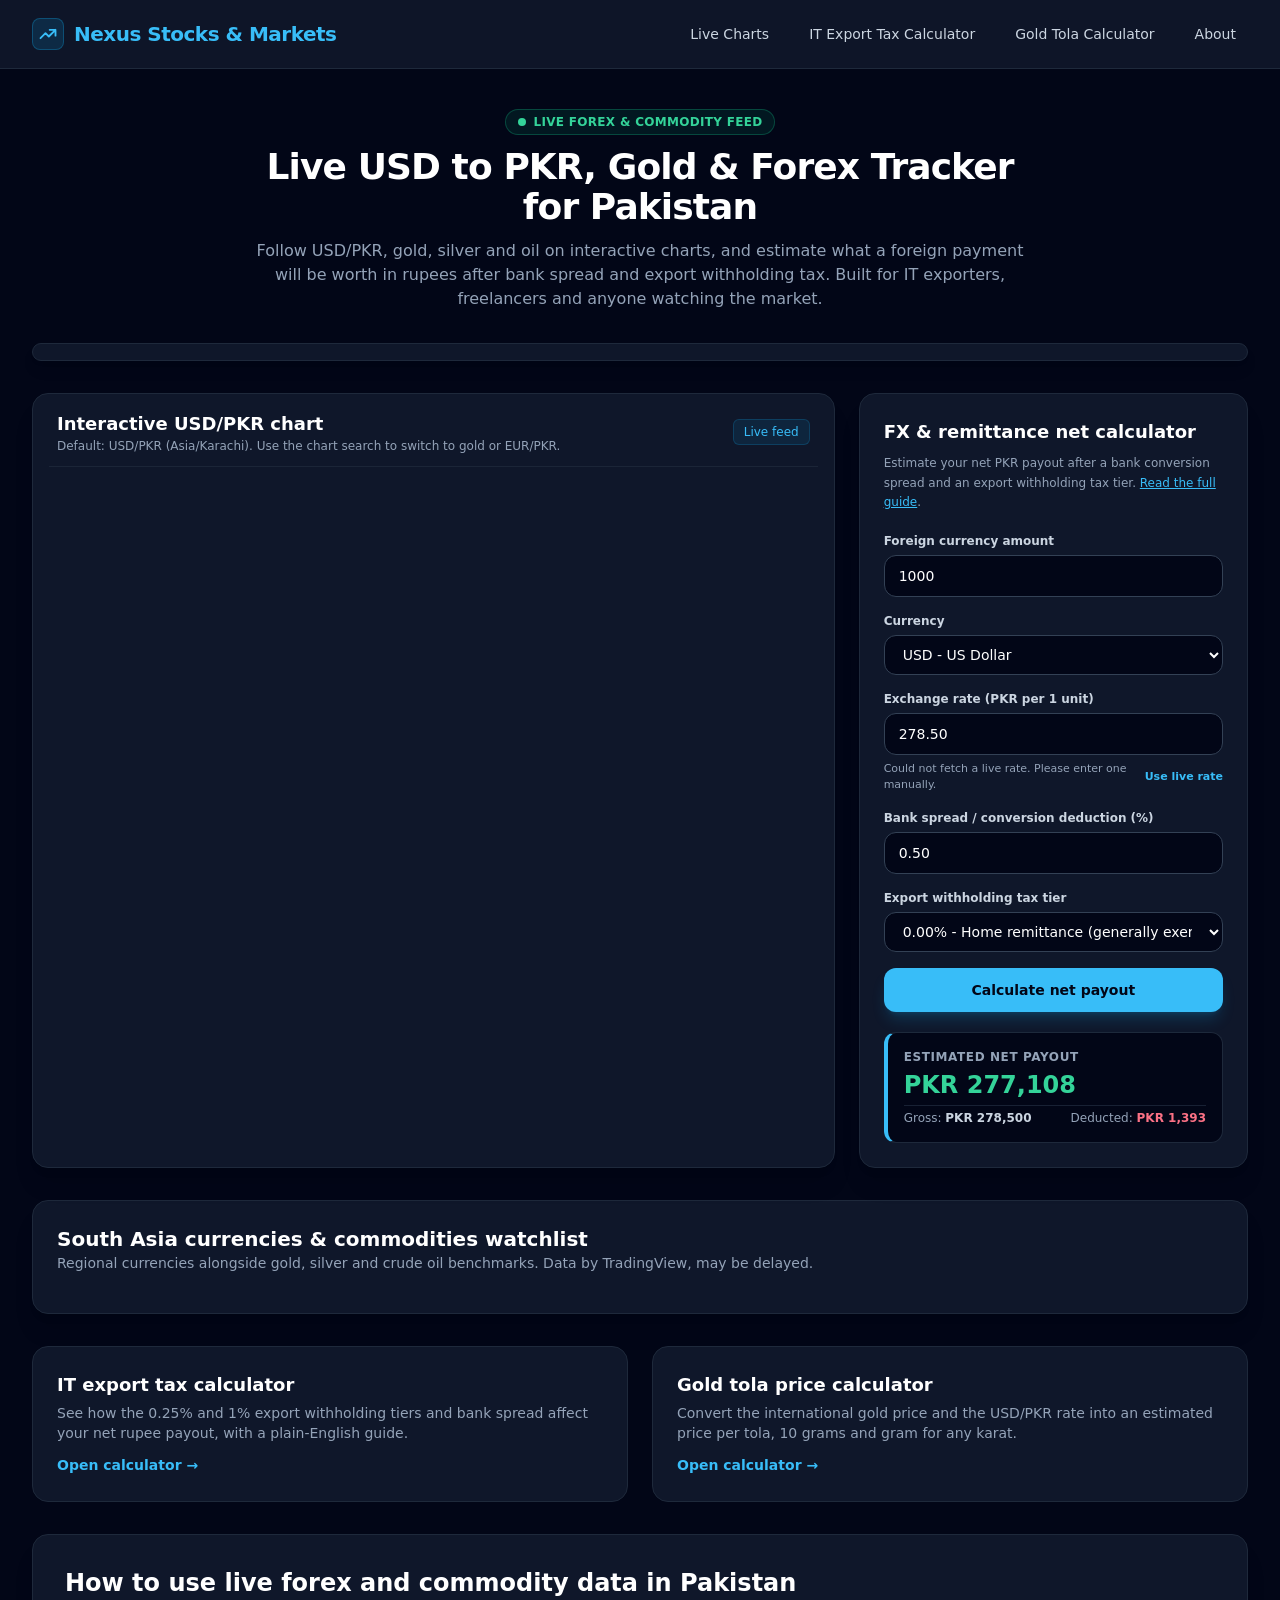
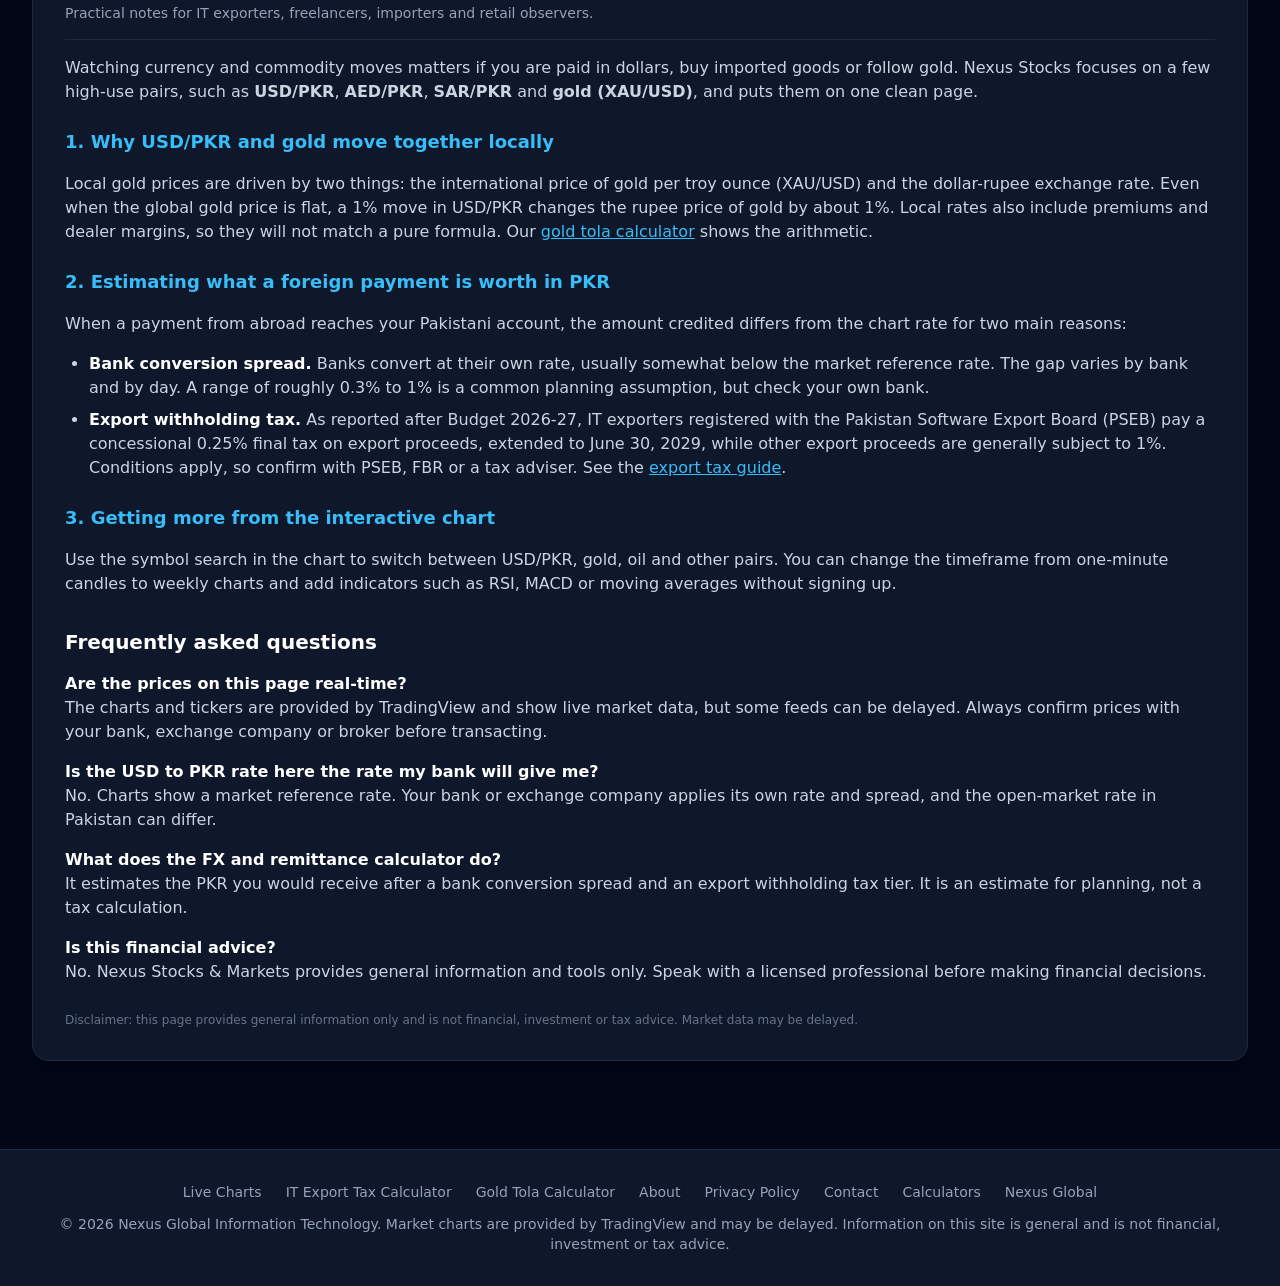
<file: index.html>
<!DOCTYPE html>
<html lang="en">
<head>
<meta charset="UTF-8">
<meta name="viewport" content="width=device-width, initial-scale=1.0">
<title>Live USD to PKR, Gold & Forex Charts + Remittance Calculator | Nexus Stocks</title>
<meta name="description" content="Live USD/PKR, gold and oil charts with a free FX and IT export remittance calculator for Pakistan. Market data by TradingView.">
<link rel="canonical" href="https://stocks.nexusglobalit.org/">
<link rel="icon" href="/favicon.ico" type="image/x-icon">
<link rel="apple-touch-icon" href="/apple-touch-icon.png">
<meta property="og:type" content="website"><meta property="og:site_name" content="Nexus Stocks &amp; Markets"><meta property="og:title" content="Live USD to PKR, Gold & Forex Charts + Remittance Calculator | Nexus Stocks"><meta property="og:description" content="Live USD/PKR, gold and oil charts with a free FX and IT export remittance calculator for Pakistan. Market data by TradingView."><meta property="og:url" content="https://stocks.nexusglobalit.org/"><meta name="twitter:card" content="summary">
<link rel="preconnect" href="https://fonts.googleapis.com"><link rel="preconnect" href="https://fonts.gstatic.com" crossorigin>
<link href="https://fonts.googleapis.com/css2?family=Inter:wght@400;500;600;700;800&display=swap" rel="stylesheet">
<link rel="stylesheet" href="/style.css">
<script type="application/ld+json">[{"@context": "https://schema.org", "@type": "WebApplication", "name": "Nexus Stocks & Markets", "url": "https://stocks.nexusglobalit.org/", "description": "Live USD/PKR, gold and commodity charts with an FX and IT export remittance calculator.", "applicationCategory": "FinanceApplication", "operatingSystem": "Any (web browser)", "browserRequirements": "Requires JavaScript", "offers": {"@type": "Offer", "price": "0", "priceCurrency": "USD"}, "publisher": {"@type": "Organization", "name": "Nexus Global Information Technology", "url": "https://www.nexusglobalit.org/"}}, {"@context": "https://schema.org", "@type": "FAQPage", "mainEntity": [{"@type": "Question", "name": "Are the prices on this page real-time?", "acceptedAnswer": {"@type": "Answer", "text": "The charts and tickers are provided by TradingView and show live market data, but some feeds can be delayed. Always confirm prices with your bank, exchange company or broker before transacting."}}, {"@type": "Question", "name": "Is the USD to PKR rate here the rate my bank will give me?", "acceptedAnswer": {"@type": "Answer", "text": "No. Charts show a market reference rate. Your bank or exchange company applies its own rate and spread, and the open-market rate in Pakistan can differ."}}, {"@type": "Question", "name": "What does the FX and remittance calculator do?", "acceptedAnswer": {"@type": "Answer", "text": "It estimates the PKR you would receive after a bank conversion spread and an export withholding tax tier. It is an estimate for planning, not a tax calculation."}}, {"@type": "Question", "name": "Is this financial advice?", "acceptedAnswer": {"@type": "Answer", "text": "No. Nexus Stocks & Markets provides general information and tools only. Speak with a licensed professional before making financial decisions."}}]}]</script>
</head>
<body class="bg-slate-950 text-slate-100 font-sans antialiased selection:bg-sky-500 selection:text-slate-950">
<header class="sticky top-0 z-50 bg-slate-900/95 backdrop-blur-md border-b border-slate-800"><div class="max-w-7xl mx-auto px-4 sm:px-6 lg:px-8 py-4 flex flex-wrap items-center justify-between gap-4">
<a href="/" class="flex items-center gap-2.5 text-xl font-extrabold tracking-tight text-sky-400 hover:text-sky-300 transition"><span class="inline-flex items-center justify-center w-8 h-8 rounded-lg bg-sky-500/15 border border-sky-500/30 text-sky-400"><svg class="w-5 h-5" fill="none" stroke="currentColor" stroke-width="2.2" viewBox="0 0 24 24"><path stroke-linecap="round" stroke-linejoin="round" d="M3 17l6-6 4 4 8-8M14 7h7v7"/></svg></span><span>Nexus Stocks &amp; Markets</span></a>
<nav aria-label="Primary" class="flex flex-wrap items-center gap-1 sm:gap-4 text-sm font-medium">
<a href="/" class="px-3 py-2 rounded-lg text-slate-300 hover:text-sky-400 hover:bg-slate-800/60">Live Charts</a>
<a href="/freelancer-export-tax-calculator/" class="px-3 py-2 rounded-lg text-slate-300 hover:text-sky-400 hover:bg-slate-800/60">IT Export Tax Calculator</a>
<a href="/gold-tola-price-calculator/" class="px-3 py-2 rounded-lg text-slate-300 hover:text-sky-400 hover:bg-slate-800/60">Gold Tola Calculator</a>
<a href="/about/" class="px-3 py-2 rounded-lg text-slate-300 hover:text-sky-400 hover:bg-slate-800/60">About</a></nav></div></header>
<main class="max-w-7xl mx-auto px-4 sm:px-6 lg:px-8 py-8 sm:py-10 space-y-8">
<section class="text-center max-w-3xl mx-auto space-y-3">
<div class="inline-flex items-center gap-2 px-3 py-1 rounded-full bg-emerald-500/10 border border-emerald-500/30 text-emerald-400 text-xs font-semibold tracking-wide uppercase"><span class="w-2 h-2 rounded-full bg-emerald-400 animate-pulse"></span>Live forex &amp; commodity feed</div>
<h1 class="text-2xl sm:text-4xl font-extrabold text-white tracking-tight leading-tight">Live USD to PKR, Gold &amp; Forex Tracker for Pakistan</h1>
<p class="text-slate-400 text-sm sm:text-base leading-relaxed">Follow USD/PKR, gold, silver and oil on interactive charts, and estimate what a foreign payment will be worth in rupees after bank spread and export withholding tax. Built for IT exporters, freelancers and anyone watching the market.</p></section>
<section aria-label="Live currency and commodity ticker" class="bg-slate-900 border border-slate-800 rounded-2xl p-2 shadow-lg overflow-hidden"><div class="tradingview-widget-container"><div class="tradingview-widget-container__widget"></div>
<script type="text/javascript" src="https://s3.tradingview.com/external-embedding/embed-widget-ticker-tape.js" async>
{"symbols":[{"proName":"FX_IDC:USDPKR","title":"USD / PKR"},{"proName":"FX_IDC:EURPKR","title":"EUR / PKR"},{"proName":"FX_IDC:GBPPKR","title":"GBP / PKR"},{"proName":"FX_IDC:AEDPKR","title":"AED / PKR"},{"proName":"OANDA:XAUUSD","title":"Gold (XAU/USD)"},{"proName":"OANDA:XAGUSD","title":"Silver (XAG/USD)"},{"proName":"TVC:USOIL","title":"Crude Oil"}],"showSymbolLogo":true,"isTransparent":true,"displayMode":"adaptive","colorTheme":"dark","locale":"en"}
</script></div></section>
<section id="live-charts" class="grid grid-cols-1 lg:grid-cols-3 gap-6 items-stretch">
<div class="lg:col-span-2 bg-slate-900 border border-slate-800 rounded-2xl p-3 sm:p-4 shadow-xl flex flex-col">
<div class="flex items-center justify-between px-2 pb-3 border-b border-slate-800/80 mb-3"><div><h2 class="text-base sm:text-lg font-bold text-white">Interactive USD/PKR chart</h2><p class="text-xs text-slate-400">Default: USD/PKR (Asia/Karachi). Use the chart search to switch to gold or EUR/PKR.</p></div><span class="text-xs font-medium px-2.5 py-1 rounded-md bg-sky-500/10 text-sky-400 border border-sky-500/20">Live feed</span></div>
<div class="w-full h-[430px] sm:h-[480px] rounded-xl overflow-hidden"><div class="tradingview-widget-container" style="height:100%;width:100%"><div class="tradingview-widget-container__widget" style="height:100%;width:100%"></div>
<script type="text/javascript" src="https://s3.tradingview.com/external-embedding/embed-widget-advanced-chart.js" async>
{"autosize":true,"symbol":"FX_IDC:USDPKR","interval":"D","timezone":"Asia/Karachi","theme":"dark","style":"1","locale":"en","allow_symbol_change":true,"calendar":false,"support_host":"https://www.tradingview.com"}
</script></div></div></div>
<aside id="remittance-calc" class="bg-slate-900 border border-slate-800 rounded-2xl p-5 sm:p-6 shadow-xl">
<h2 class="text-lg font-bold text-white mb-2">FX &amp; remittance net calculator</h2>
<p class="text-xs text-slate-400 mb-5 leading-relaxed">Estimate your net PKR payout after a bank conversion spread and an export withholding tax tier. <a class="text-sky-400 underline hover:text-sky-300" href="/freelancer-export-tax-calculator/">Read the full guide</a>.</p>
<div class="space-y-4">
<div><label for="usdAmount" class="block text-xs font-semibold text-slate-300 mb-1.5">Foreign currency amount</label><input type="number" id="usdAmount" value="1000" min="1" step="any" class="w-full px-3.5 py-2.5 rounded-xl bg-slate-950 border border-slate-700 text-white text-sm focus:outline-none focus:border-sky-400 focus:ring-1 focus:ring-sky-400 transition"></div>
<div><label for="fxCur" class="block text-xs font-semibold text-slate-300 mb-1.5">Currency</label><select id="fxCur" class="w-full px-3.5 py-2.5 rounded-xl bg-slate-950 border border-slate-700 text-white text-sm focus:outline-none focus:border-sky-400 focus:ring-1 focus:ring-sky-400 transition"><option value="USD">USD - US Dollar</option><option value="EUR">EUR - Euro</option><option value="GBP">GBP - British Pound</option><option value="AED">AED - UAE Dirham</option><option value="SAR">SAR - Saudi Riyal</option></select></div>
<div><label for="fxRate" class="block text-xs font-semibold text-slate-300 mb-1.5">Exchange rate (PKR per 1 unit)</label><input type="number" id="fxRate" value="278.50" min="1" step="0.01" class="w-full px-3.5 py-2.5 rounded-xl bg-slate-950 border border-slate-700 text-white text-sm focus:outline-none focus:border-sky-400 focus:ring-1 focus:ring-sky-400 transition">
<div class="flex items-center justify-between mt-1.5"><p id="rateNote" class="text-[11px] text-slate-400">Example rate. Click "Use live rate" to fetch the latest.</p><button type="button" id="liveBtn" class="text-[11px] font-semibold text-sky-400 hover:text-sky-300 shrink-0 ml-2">Use live rate</button></div></div>
<div><label for="bankSpread" class="block text-xs font-semibold text-slate-300 mb-1.5">Bank spread / conversion deduction (%)</label><input type="number" id="bankSpread" value="0.50" min="0" max="20" step="0.05" class="w-full px-3.5 py-2.5 rounded-xl bg-slate-950 border border-slate-700 text-white text-sm focus:outline-none focus:border-sky-400 focus:ring-1 focus:ring-sky-400 transition"></div>
<div><label for="taxTier" class="block text-xs font-semibold text-slate-300 mb-1.5">Export withholding tax tier</label><select id="taxTier" class="w-full px-3.5 py-2.5 rounded-xl bg-slate-950 border border-slate-700 text-white text-sm focus:outline-none focus:border-sky-400 focus:ring-1 focus:ring-sky-400 transition">
<option value="0">0.00% - Home remittance (generally exempt)</option><option value="0.25">0.25% - PSEB-registered IT / freelance export</option><option value="1.00">1.00% - Standard rate for other export proceeds</option></select></div>
<button type="button" id="calculateBtn" class="w-full py-3 px-4 rounded-xl bg-sky-400 hover:bg-sky-300 text-slate-950 font-bold text-sm shadow-lg shadow-sky-500/20 transition cursor-pointer">Calculate net payout</button></div>
<div id="calcResult" class="mt-5 p-4 rounded-xl bg-slate-950 border border-slate-800 border-l-4 border-l-sky-400 space-y-1" aria-live="polite">
<div class="text-xs uppercase tracking-wider text-slate-400 font-semibold">Estimated net payout</div>
<div class="text-2xl font-extrabold text-emerald-400" id="netPkrOutput">PKR 277,108</div>
<div class="text-xs text-slate-400 pt-1 flex justify-between border-t border-slate-800/80"><span>Gross: <strong class="text-slate-300" id="grossPkrOutput">PKR 278,500</strong></span><span>Deducted: <strong class="text-rose-400" id="deductedPkrOutput">PKR 1,393</strong></span></div></div></aside></section>
<section id="market-overview" class="bg-slate-900 border border-slate-800 rounded-2xl p-4 sm:p-6 shadow-xl"><div class="mb-4"><h2 class="text-lg sm:text-xl font-bold text-white">South Asia currencies &amp; commodities watchlist</h2><p class="text-xs sm:text-sm text-slate-400">Regional currencies alongside gold, silver and crude oil benchmarks. Data by TradingView, may be delayed.</p></div>
<div class="tradingview-widget-container"><div class="tradingview-widget-container__widget"></div>
<script type="text/javascript" src="https://s3.tradingview.com/external-embedding/embed-widget-market-quotes.js" async>
{"width":"100%","height":380,"symbolsGroups":[{"name":"South Asian Currencies","symbols":[{"name":"FX_IDC:USDPKR","displayName":"USD to PKR"},{"name":"FX_IDC:USDINR","displayName":"USD to INR"},{"name":"FX_IDC:USDBDT","displayName":"USD to BDT"},{"name":"FX_IDC:AEDPKR","displayName":"UAE Dirham to PKR"},{"name":"FX_IDC:SARPKR","displayName":"Saudi Riyal to PKR"}]},{"name":"Precious Metals & Energy","symbols":[{"name":"OANDA:XAUUSD","displayName":"Gold Spot (USD/oz)"},{"name":"OANDA:XAGUSD","displayName":"Silver Spot (USD/oz)"},{"name":"TVC:UKOIL","displayName":"Brent Crude Oil"},{"name":"TVC:USOIL","displayName":"WTI Crude Oil"}]}],"showSymbolLogo":true,"isTransparent":true,"colorTheme":"dark","locale":"en"}
</script></div></section>
<section class="grid sm:grid-cols-2 gap-6">
<a href="/freelancer-export-tax-calculator/" class="block bg-slate-900 border border-slate-800 hover:border-sky-500/50 rounded-2xl p-6 transition"><h2 class="text-lg font-bold text-white mb-1">IT export tax calculator</h2><p class="text-sm text-slate-400">See how the 0.25% and 1% export withholding tiers and bank spread affect your net rupee payout, with a plain-English guide.</p><span class="text-sky-400 text-sm font-semibold mt-3 inline-block">Open calculator &rarr;</span></a>
<a href="/gold-tola-price-calculator/" class="block bg-slate-900 border border-slate-800 hover:border-sky-500/50 rounded-2xl p-6 transition"><h2 class="text-lg font-bold text-white mb-1">Gold tola price calculator</h2><p class="text-sm text-slate-400">Convert the international gold price and the USD/PKR rate into an estimated price per tola, 10 grams and gram for any karat.</p><span class="text-sky-400 text-sm font-semibold mt-3 inline-block">Open calculator &rarr;</span></a></section>
<article id="market-guide" class="bg-slate-900 border border-slate-800 rounded-2xl p-6 sm:p-8 shadow-xl space-y-4 text-slate-300 text-sm sm:text-base leading-relaxed">
<div class="border-b border-slate-800 pb-4"><h2 class="text-xl sm:text-2xl font-bold text-white">How to use live forex and commodity data in Pakistan</h2><p class="text-sm text-slate-400 mt-1">Practical notes for IT exporters, freelancers, importers and retail observers.</p></div>
<p>Watching currency and commodity moves matters if you are paid in dollars, buy imported goods or follow gold. Nexus Stocks focuses on a few high-use pairs, such as <strong>USD/PKR</strong>, <strong>AED/PKR</strong>, <strong>SAR/PKR</strong> and <strong>gold (XAU/USD)</strong>, and puts them on one clean page.</p>
<h3 class="text-lg font-bold text-sky-400 pt-2">1. Why USD/PKR and gold move together locally</h3>
<p>Local gold prices are driven by two things: the international price of gold per troy ounce (XAU/USD) and the dollar-rupee exchange rate. Even when the global gold price is flat, a 1% move in USD/PKR changes the rupee price of gold by about 1%. Local rates also include premiums and dealer margins, so they will not match a pure formula. Our <a class="text-sky-400 underline hover:text-sky-300" href="/gold-tola-price-calculator/">gold tola calculator</a> shows the arithmetic.</p>
<h3 class="text-lg font-bold text-sky-400 pt-2">2. Estimating what a foreign payment is worth in PKR</h3>
<p>When a payment from abroad reaches your Pakistani account, the amount credited differs from the chart rate for two main reasons:</p>
<ul class="list-disc pl-6 space-y-2"><li><strong class="text-white">Bank conversion spread.</strong> Banks convert at their own rate, usually somewhat below the market reference rate. The gap varies by bank and by day. A range of roughly 0.3% to 1% is a common planning assumption, but check your own bank.</li>
<li><strong class="text-white">Export withholding tax.</strong> As reported after Budget 2026-27, IT exporters registered with the Pakistan Software Export Board (PSEB) pay a concessional 0.25% final tax on export proceeds, extended to June 30, 2029, while other export proceeds are generally subject to 1%. Conditions apply, so confirm with PSEB, FBR or a tax adviser. See the <a class="text-sky-400 underline hover:text-sky-300" href="/freelancer-export-tax-calculator/">export tax guide</a>.</li></ul>
<h3 class="text-lg font-bold text-sky-400 pt-2">3. Getting more from the interactive chart</h3>
<p>Use the symbol search in the chart to switch between USD/PKR, gold, oil and other pairs. You can change the timeframe from one-minute candles to weekly charts and add indicators such as RSI, MACD or moving averages without signing up.</p>
<h2 class="text-xl font-bold text-white pt-4">Frequently asked questions</h2><div><h3 class="font-semibold text-white mt-3">Are the prices on this page real-time?</h3><p>The charts and tickers are provided by TradingView and show live market data, but some feeds can be delayed. Always confirm prices with your bank, exchange company or broker before transacting.</p></div><div><h3 class="font-semibold text-white mt-3">Is the USD to PKR rate here the rate my bank will give me?</h3><p>No. Charts show a market reference rate. Your bank or exchange company applies its own rate and spread, and the open-market rate in Pakistan can differ.</p></div><div><h3 class="font-semibold text-white mt-3">What does the FX and remittance calculator do?</h3><p>It estimates the PKR you would receive after a bank conversion spread and an export withholding tax tier. It is an estimate for planning, not a tax calculation.</p></div><div><h3 class="font-semibold text-white mt-3">Is this financial advice?</h3><p>No. Nexus Stocks & Markets provides general information and tools only. Speak with a licensed professional before making financial decisions.</p></div>
<p class="text-xs text-slate-500 pt-3">Disclaimer: this page provides general information only and is not financial, investment or tax advice. Market data may be delayed.</p></article>
</main>
<footer class="bg-slate-900 border-t border-slate-800 mt-12"><div class="max-w-7xl mx-auto px-4 sm:px-6 lg:px-8 py-8 space-y-3 text-sm text-slate-400 text-center">
<nav aria-label="Footer" class="flex flex-wrap justify-center gap-x-6 gap-y-2"><a class="hover:text-sky-400" href="/">Live Charts</a><a class="hover:text-sky-400" href="/freelancer-export-tax-calculator/">IT Export Tax Calculator</a><a class="hover:text-sky-400" href="/gold-tola-price-calculator/">Gold Tola Calculator</a><a class="hover:text-sky-400" href="/about/">About</a><a class="hover:text-sky-400" href="/privacy-policy/">Privacy Policy</a><a class="hover:text-sky-400" href="/contact/">Contact</a><a class="hover:text-sky-400" href="https://calc.nexusglobalit.org/">Calculators</a><a class="hover:text-sky-400" href="https://www.nexusglobalit.org/">Nexus Global</a></nav>
<p>&copy; 2026 Nexus Global Information Technology. Market charts are provided by TradingView and may be delayed. Information on this site is general and is not financial, investment or tax advice.</p></div></footer>
<script>
function calculatePayout(){const g=id=>Math.max(0,parseFloat(document.getElementById(id).value)||0);
const amount=g('usdAmount'),rate=g('fxRate'),spread=g('bankSpread'),tax=g('taxTier');
const gross=amount*rate,spreadLoss=gross*(spread/100),after=gross-spreadLoss,taxLoss=after*(tax/100),net=after-taxLoss;
const f=v=>'PKR '+Math.round(v).toLocaleString('en-US');
document.getElementById('netPkrOutput').textContent=f(net);document.getElementById('grossPkrOutput').textContent=f(gross);document.getElementById('deductedPkrOutput').textContent=f(spreadLoss+taxLoss);}
async function useLiveRate(){const cur=document.getElementById('fxCur').value,note=document.getElementById('rateNote');note.textContent='Fetching live rate...';
try{const r=await fetch('https://open.er-api.com/v6/latest/'+cur);const d=await r.json();const p=d&&d.rates&&d.rates.PKR;if(!p)throw new Error('no rate');
document.getElementById('fxRate').value=p.toFixed(2);note.textContent='Live '+cur+'/PKR from open.er-api.com. Indicative mid-market rate, not a bank rate.';calculatePayout();}
catch(e){note.textContent='Could not fetch a live rate. Please enter one manually.';}}
document.addEventListener('DOMContentLoaded',()=>{['usdAmount','fxRate','bankSpread','taxTier'].forEach(id=>{const el=document.getElementById(id);el.addEventListener('input',calculatePayout);el.addEventListener('change',calculatePayout);});
document.getElementById('calculateBtn').addEventListener('click',calculatePayout);document.getElementById('liveBtn').addEventListener('click',useLiveRate);
document.getElementById('fxCur').addEventListener('change',useLiveRate);calculatePayout();useLiveRate();});
</script>
</body></html>
</file>
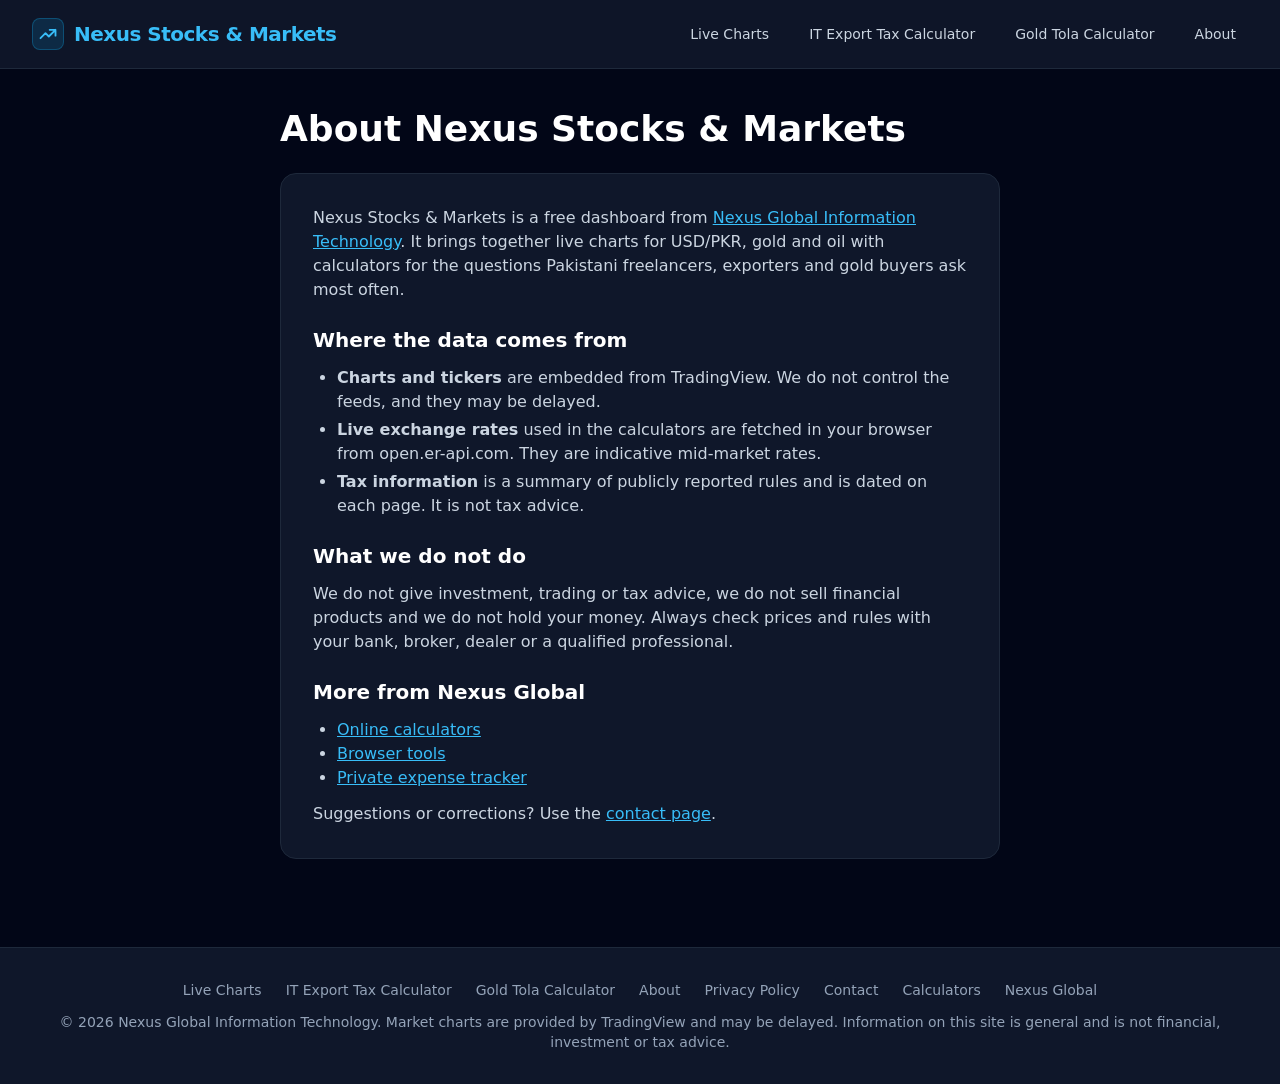
<file: about/index.html>
<!DOCTYPE html>
<html lang="en">
<head>
<meta charset="UTF-8">
<meta name="viewport" content="width=device-width, initial-scale=1.0">
<title>About | Nexus Stocks</title>
<meta name="description" content="About Nexus Stocks &amp; Markets, a free market dashboard and calculator hub from Nexus Global Information Technology.">
<link rel="canonical" href="https://stocks.nexusglobalit.org/about/">
<link rel="icon" href="/favicon.ico" type="image/x-icon">
<link rel="apple-touch-icon" href="/apple-touch-icon.png">
<meta property="og:type" content="website"><meta property="og:site_name" content="Nexus Stocks &amp; Markets"><meta property="og:title" content="About | Nexus Stocks"><meta property="og:description" content="About Nexus Stocks &amp; Markets, a free market dashboard and calculator hub from Nexus Global Information Technology."><meta property="og:url" content="https://stocks.nexusglobalit.org/about/"><meta name="twitter:card" content="summary">
<link rel="preconnect" href="https://fonts.googleapis.com"><link rel="preconnect" href="https://fonts.gstatic.com" crossorigin>
<link href="https://fonts.googleapis.com/css2?family=Inter:wght@400;500;600;700;800&display=swap" rel="stylesheet">
<link rel="stylesheet" href="/style.css">
<script type="application/ld+json">[{"@context": "https://schema.org", "@type": "WebPage", "name": "About Nexus Stocks & Markets", "url": "https://stocks.nexusglobalit.org/about/"}]</script>
</head>
<body class="bg-slate-950 text-slate-100 font-sans antialiased selection:bg-sky-500 selection:text-slate-950">
<header class="sticky top-0 z-50 bg-slate-900/95 backdrop-blur-md border-b border-slate-800"><div class="max-w-7xl mx-auto px-4 sm:px-6 lg:px-8 py-4 flex flex-wrap items-center justify-between gap-4">
<a href="/" class="flex items-center gap-2.5 text-xl font-extrabold tracking-tight text-sky-400 hover:text-sky-300 transition"><span class="inline-flex items-center justify-center w-8 h-8 rounded-lg bg-sky-500/15 border border-sky-500/30 text-sky-400"><svg class="w-5 h-5" fill="none" stroke="currentColor" stroke-width="2.2" viewBox="0 0 24 24"><path stroke-linecap="round" stroke-linejoin="round" d="M3 17l6-6 4 4 8-8M14 7h7v7"/></svg></span><span>Nexus Stocks &amp; Markets</span></a>
<nav aria-label="Primary" class="flex flex-wrap items-center gap-1 sm:gap-4 text-sm font-medium">
<a href="/" class="px-3 py-2 rounded-lg text-slate-300 hover:text-sky-400 hover:bg-slate-800/60">Live Charts</a>
<a href="/freelancer-export-tax-calculator/" class="px-3 py-2 rounded-lg text-slate-300 hover:text-sky-400 hover:bg-slate-800/60">IT Export Tax Calculator</a>
<a href="/gold-tola-price-calculator/" class="px-3 py-2 rounded-lg text-slate-300 hover:text-sky-400 hover:bg-slate-800/60">Gold Tola Calculator</a>
<a href="/about/" class="px-3 py-2 rounded-lg text-slate-300 hover:text-sky-400 hover:bg-slate-800/60">About</a></nav></div></header>
<main class="max-w-3xl mx-auto px-4 sm:px-6 py-10"><h1 class="text-2xl sm:text-4xl font-extrabold text-white mb-6">About Nexus Stocks & Markets</h1><div class="bg-slate-900 border border-slate-800 rounded-2xl p-6 sm:p-8 space-y-3 text-sm sm:text-base text-slate-300 leading-relaxed"><p>Nexus Stocks &amp; Markets is a free dashboard from <a class="text-sky-400 underline hover:text-sky-300" href="https://www.nexusglobalit.org/">Nexus Global Information Technology</a>. It brings together live charts for USD/PKR, gold and oil with calculators for the questions Pakistani freelancers, exporters and gold buyers ask most often.</p>
<h2 class="text-xl font-bold text-white pt-3">Where the data comes from</h2><ul class="list-disc pl-6 space-y-1"><li><strong>Charts and tickers</strong> are embedded from TradingView. We do not control the feeds, and they may be delayed.</li><li><strong>Live exchange rates</strong> used in the calculators are fetched in your browser from open.er-api.com. They are indicative mid-market rates.</li><li><strong>Tax information</strong> is a summary of publicly reported rules and is dated on each page. It is not tax advice.</li></ul>
<h2 class="text-xl font-bold text-white pt-3">What we do not do</h2><p>We do not give investment, trading or tax advice, we do not sell financial products and we do not hold your money. Always check prices and rules with your bank, broker, dealer or a qualified professional.</p>
<h2 class="text-xl font-bold text-white pt-3">More from Nexus Global</h2><ul class="list-disc pl-6"><li><a class="text-sky-400 underline hover:text-sky-300" href="https://calc.nexusglobalit.org/">Online calculators</a></li><li><a class="text-sky-400 underline hover:text-sky-300" href="https://tools.nexusglobalit.org/">Browser tools</a></li><li><a class="text-sky-400 underline hover:text-sky-300" href="https://expense.nexusglobalit.org/">Private expense tracker</a></li></ul>
<p>Suggestions or corrections? Use the <a class="text-sky-400 underline hover:text-sky-300" href="/contact/">contact page</a>.</p></div></main><footer class="bg-slate-900 border-t border-slate-800 mt-12"><div class="max-w-7xl mx-auto px-4 sm:px-6 lg:px-8 py-8 space-y-3 text-sm text-slate-400 text-center">
<nav aria-label="Footer" class="flex flex-wrap justify-center gap-x-6 gap-y-2"><a class="hover:text-sky-400" href="/">Live Charts</a><a class="hover:text-sky-400" href="/freelancer-export-tax-calculator/">IT Export Tax Calculator</a><a class="hover:text-sky-400" href="/gold-tola-price-calculator/">Gold Tola Calculator</a><a class="hover:text-sky-400" href="/about/">About</a><a class="hover:text-sky-400" href="/privacy-policy/">Privacy Policy</a><a class="hover:text-sky-400" href="/contact/">Contact</a><a class="hover:text-sky-400" href="https://calc.nexusglobalit.org/">Calculators</a><a class="hover:text-sky-400" href="https://www.nexusglobalit.org/">Nexus Global</a></nav>
<p>&copy; 2026 Nexus Global Information Technology. Market charts are provided by TradingView and may be delayed. Information on this site is general and is not financial, investment or tax advice.</p></div></footer></body></html>
</file>
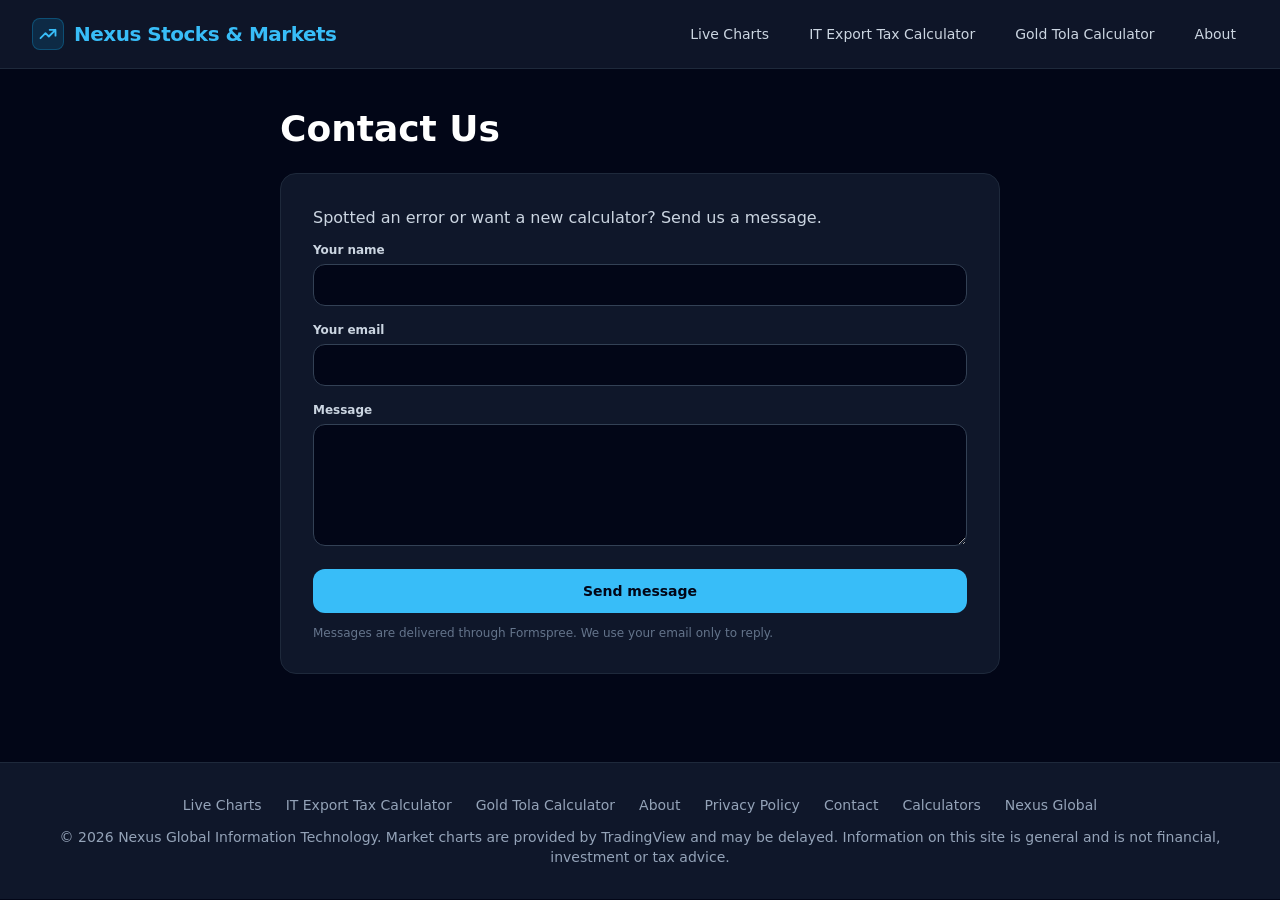
<file: contact/index.html>
<!DOCTYPE html>
<html lang="en">
<head>
<meta charset="UTF-8">
<meta name="viewport" content="width=device-width, initial-scale=1.0">
<title>Contact | Nexus Stocks</title>
<meta name="description" content="Contact the Nexus Stocks &amp; Markets team with feedback, corrections or suggestions.">
<link rel="canonical" href="https://stocks.nexusglobalit.org/contact/">
<link rel="icon" href="/favicon.ico" type="image/x-icon">
<link rel="apple-touch-icon" href="/apple-touch-icon.png">
<meta property="og:type" content="website"><meta property="og:site_name" content="Nexus Stocks &amp; Markets"><meta property="og:title" content="Contact | Nexus Stocks"><meta property="og:description" content="Contact the Nexus Stocks &amp; Markets team with feedback, corrections or suggestions."><meta property="og:url" content="https://stocks.nexusglobalit.org/contact/"><meta name="twitter:card" content="summary">
<link rel="preconnect" href="https://fonts.googleapis.com"><link rel="preconnect" href="https://fonts.gstatic.com" crossorigin>
<link href="https://fonts.googleapis.com/css2?family=Inter:wght@400;500;600;700;800&display=swap" rel="stylesheet">
<link rel="stylesheet" href="/style.css">
<script type="application/ld+json">[{"@context": "https://schema.org", "@type": "WebPage", "name": "Contact Us", "url": "https://stocks.nexusglobalit.org/contact/"}]</script>
</head>
<body class="bg-slate-950 text-slate-100 font-sans antialiased selection:bg-sky-500 selection:text-slate-950">
<header class="sticky top-0 z-50 bg-slate-900/95 backdrop-blur-md border-b border-slate-800"><div class="max-w-7xl mx-auto px-4 sm:px-6 lg:px-8 py-4 flex flex-wrap items-center justify-between gap-4">
<a href="/" class="flex items-center gap-2.5 text-xl font-extrabold tracking-tight text-sky-400 hover:text-sky-300 transition"><span class="inline-flex items-center justify-center w-8 h-8 rounded-lg bg-sky-500/15 border border-sky-500/30 text-sky-400"><svg class="w-5 h-5" fill="none" stroke="currentColor" stroke-width="2.2" viewBox="0 0 24 24"><path stroke-linecap="round" stroke-linejoin="round" d="M3 17l6-6 4 4 8-8M14 7h7v7"/></svg></span><span>Nexus Stocks &amp; Markets</span></a>
<nav aria-label="Primary" class="flex flex-wrap items-center gap-1 sm:gap-4 text-sm font-medium">
<a href="/" class="px-3 py-2 rounded-lg text-slate-300 hover:text-sky-400 hover:bg-slate-800/60">Live Charts</a>
<a href="/freelancer-export-tax-calculator/" class="px-3 py-2 rounded-lg text-slate-300 hover:text-sky-400 hover:bg-slate-800/60">IT Export Tax Calculator</a>
<a href="/gold-tola-price-calculator/" class="px-3 py-2 rounded-lg text-slate-300 hover:text-sky-400 hover:bg-slate-800/60">Gold Tola Calculator</a>
<a href="/about/" class="px-3 py-2 rounded-lg text-slate-300 hover:text-sky-400 hover:bg-slate-800/60">About</a></nav></div></header>
<main class="max-w-3xl mx-auto px-4 sm:px-6 py-10"><h1 class="text-2xl sm:text-4xl font-extrabold text-white mb-6">Contact Us</h1><div class="bg-slate-900 border border-slate-800 rounded-2xl p-6 sm:p-8 space-y-3 text-sm sm:text-base text-slate-300 leading-relaxed"><p>Spotted an error or want a new calculator? Send us a message.</p>
<form action="https://formspree.io/f/xbgorkgb" method="POST" class="space-y-4">
<div><label for="name" class="block text-xs font-semibold text-slate-300 mb-1.5">Your name</label><input id="name" name="name" type="text" required class="w-full px-3.5 py-2.5 rounded-xl bg-slate-950 border border-slate-700 text-white text-sm focus:outline-none focus:border-sky-400 focus:ring-1 focus:ring-sky-400 transition"></div>
<div><label for="email" class="block text-xs font-semibold text-slate-300 mb-1.5">Your email</label><input id="email" name="email" type="email" required class="w-full px-3.5 py-2.5 rounded-xl bg-slate-950 border border-slate-700 text-white text-sm focus:outline-none focus:border-sky-400 focus:ring-1 focus:ring-sky-400 transition"></div>
<div><label for="message" class="block text-xs font-semibold text-slate-300 mb-1.5">Message</label><textarea id="message" name="message" rows="5" required class="w-full px-3.5 py-2.5 rounded-xl bg-slate-950 border border-slate-700 text-white text-sm focus:outline-none focus:border-sky-400 focus:ring-1 focus:ring-sky-400 transition"></textarea></div>
<button type="submit" class="w-full py-3 rounded-xl bg-sky-400 hover:bg-sky-300 text-slate-950 font-bold text-sm">Send message</button></form>
<p class="text-xs text-slate-500">Messages are delivered through Formspree. We use your email only to reply.</p></div></main><footer class="bg-slate-900 border-t border-slate-800 mt-12"><div class="max-w-7xl mx-auto px-4 sm:px-6 lg:px-8 py-8 space-y-3 text-sm text-slate-400 text-center">
<nav aria-label="Footer" class="flex flex-wrap justify-center gap-x-6 gap-y-2"><a class="hover:text-sky-400" href="/">Live Charts</a><a class="hover:text-sky-400" href="/freelancer-export-tax-calculator/">IT Export Tax Calculator</a><a class="hover:text-sky-400" href="/gold-tola-price-calculator/">Gold Tola Calculator</a><a class="hover:text-sky-400" href="/about/">About</a><a class="hover:text-sky-400" href="/privacy-policy/">Privacy Policy</a><a class="hover:text-sky-400" href="/contact/">Contact</a><a class="hover:text-sky-400" href="https://calc.nexusglobalit.org/">Calculators</a><a class="hover:text-sky-400" href="https://www.nexusglobalit.org/">Nexus Global</a></nav>
<p>&copy; 2026 Nexus Global Information Technology. Market charts are provided by TradingView and may be delayed. Information on this site is general and is not financial, investment or tax advice.</p></div></footer></body></html>
</file>
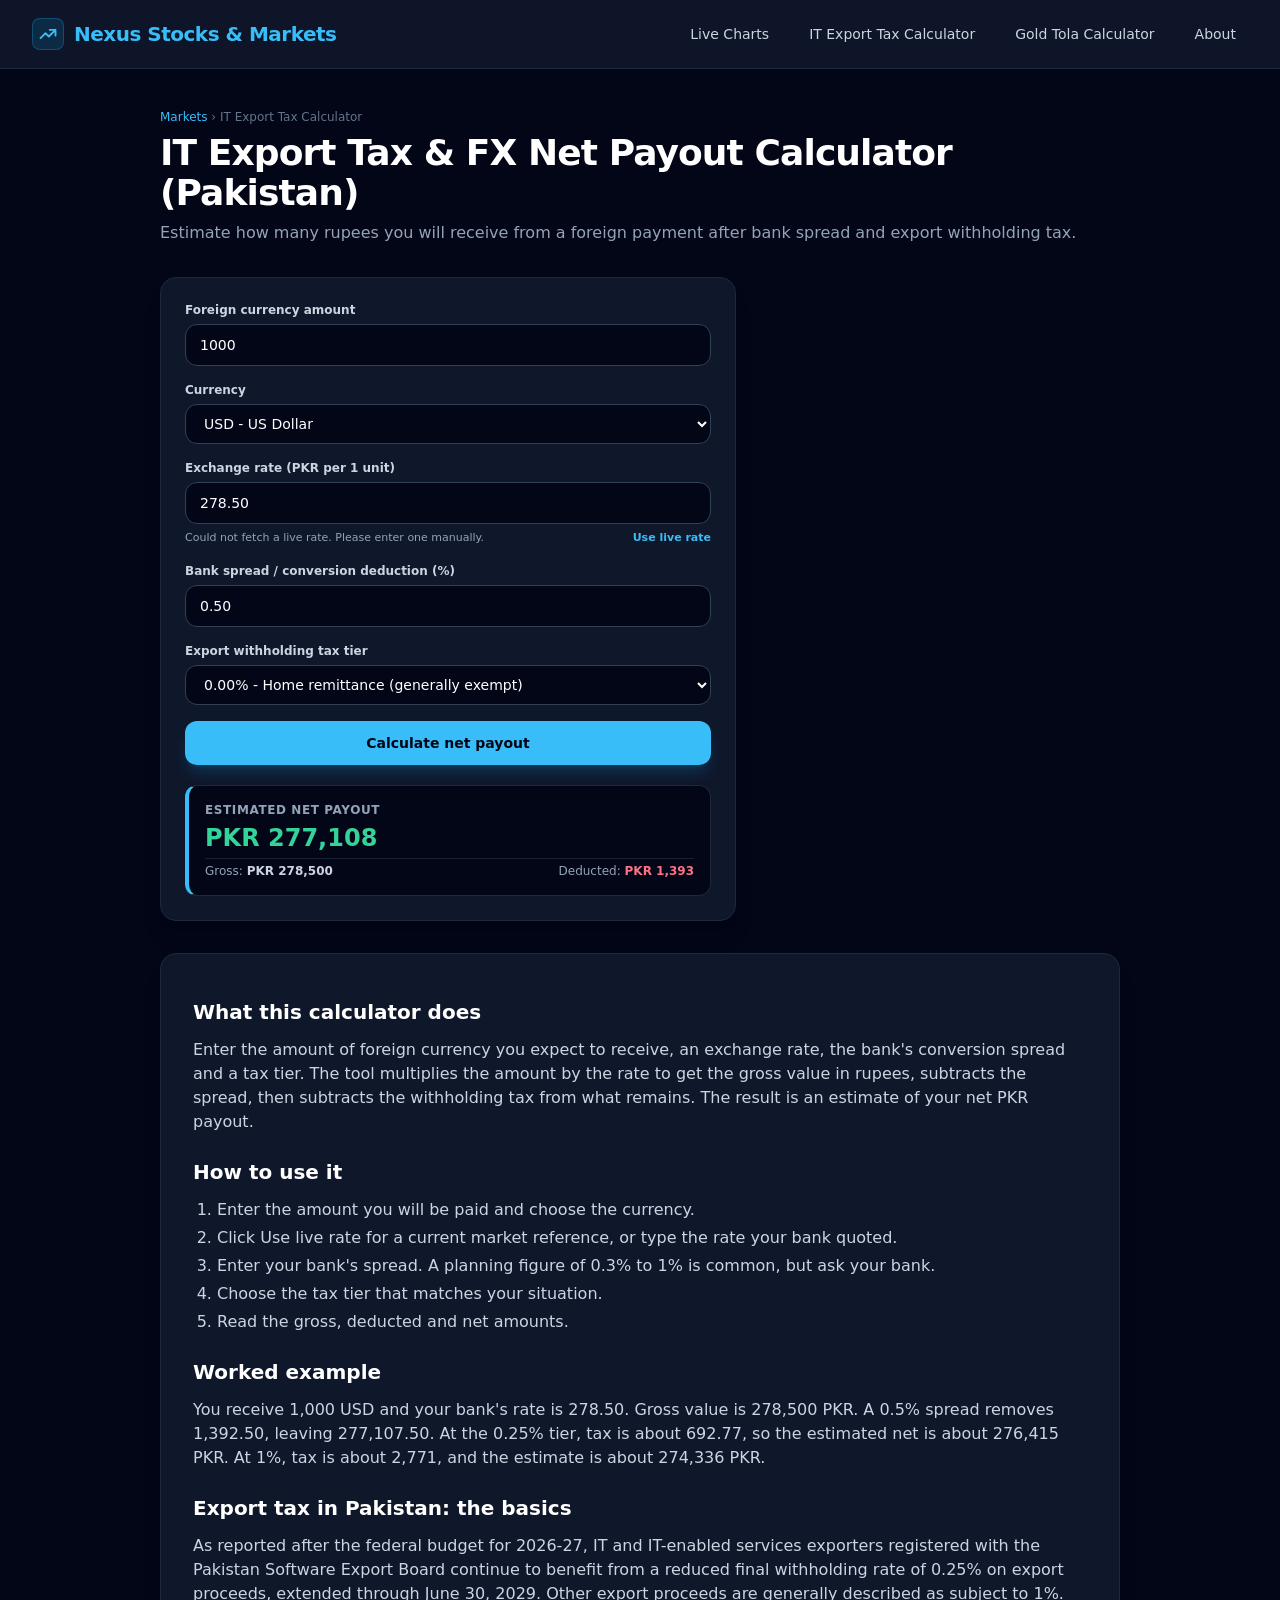
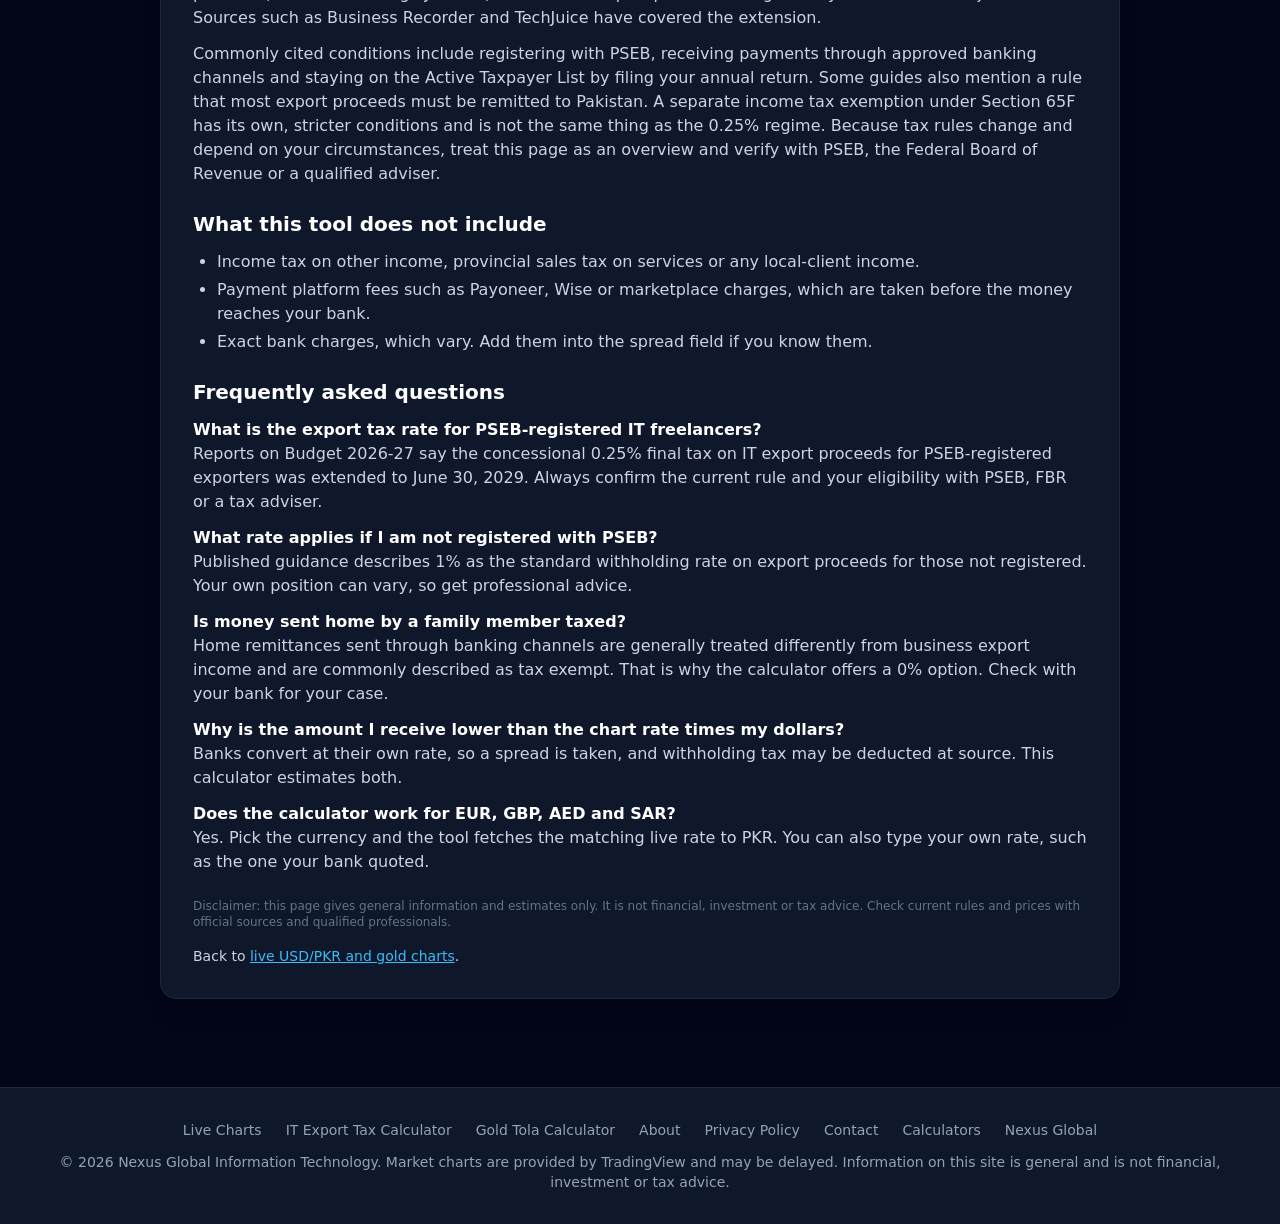
<file: freelancer-export-tax-calculator/index.html>
<!DOCTYPE html>
<html lang="en">
<head>
<meta charset="UTF-8">
<meta name="viewport" content="width=device-width, initial-scale=1.0">
<title>IT Export Tax Calculator Pakistan - Net PKR Payout (0.25% PSEB) | Nexus Stocks</title>
<meta name="description" content="Estimate net PKR from a foreign payment after bank spread and 0.25% or 1% export withholding tax. Live rate for USD, EUR, GBP, AED and SAR.">
<link rel="canonical" href="https://stocks.nexusglobalit.org/freelancer-export-tax-calculator/">
<link rel="icon" href="/favicon.ico" type="image/x-icon">
<link rel="apple-touch-icon" href="/apple-touch-icon.png">
<meta property="og:type" content="website"><meta property="og:site_name" content="Nexus Stocks &amp; Markets"><meta property="og:title" content="IT Export Tax Calculator Pakistan - Net PKR Payout (0.25% PSEB) | Nexus Stocks"><meta property="og:description" content="Estimate net PKR from a foreign payment after bank spread and 0.25% or 1% export withholding tax. Live rate for USD, EUR, GBP, AED and SAR."><meta property="og:url" content="https://stocks.nexusglobalit.org/freelancer-export-tax-calculator/"><meta name="twitter:card" content="summary">
<link rel="preconnect" href="https://fonts.googleapis.com"><link rel="preconnect" href="https://fonts.gstatic.com" crossorigin>
<link href="https://fonts.googleapis.com/css2?family=Inter:wght@400;500;600;700;800&display=swap" rel="stylesheet">
<link rel="stylesheet" href="/style.css">
<script type="application/ld+json">[{"@context": "https://schema.org", "@type": "WebApplication", "name": "IT Export Tax & FX Net Payout Calculator (Pakistan)", "url": "https://stocks.nexusglobalit.org/freelancer-export-tax-calculator/", "description": "Estimate net PKR from a foreign payment after bank spread and 0.25% or 1% export withholding tax. Live rate for USD, EUR, GBP, AED and SAR.", "applicationCategory": "FinanceApplication", "operatingSystem": "Any (web browser)", "browserRequirements": "Requires JavaScript", "offers": {"@type": "Offer", "price": "0", "priceCurrency": "USD"}, "publisher": {"@type": "Organization", "name": "Nexus Global Information Technology", "url": "https://www.nexusglobalit.org/"}}, {"@context": "https://schema.org", "@type": "BreadcrumbList", "itemListElement": [{"@type": "ListItem", "position": 1, "name": "Markets", "item": "https://stocks.nexusglobalit.org/"}, {"@type": "ListItem", "position": 2, "name": "IT Export Tax Calculator", "item": "https://stocks.nexusglobalit.org/freelancer-export-tax-calculator/"}]}, {"@context": "https://schema.org", "@type": "FAQPage", "mainEntity": [{"@type": "Question", "name": "What is the export tax rate for PSEB-registered IT freelancers?", "acceptedAnswer": {"@type": "Answer", "text": "Reports on Budget 2026-27 say the concessional 0.25% final tax on IT export proceeds for PSEB-registered exporters was extended to June 30, 2029. Always confirm the current rule and your eligibility with PSEB, FBR or a tax adviser."}}, {"@type": "Question", "name": "What rate applies if I am not registered with PSEB?", "acceptedAnswer": {"@type": "Answer", "text": "Published guidance describes 1% as the standard withholding rate on export proceeds for those not registered. Your own position can vary, so get professional advice."}}, {"@type": "Question", "name": "Is money sent home by a family member taxed?", "acceptedAnswer": {"@type": "Answer", "text": "Home remittances sent through banking channels are generally treated differently from business export income and are commonly described as tax exempt. That is why the calculator offers a 0% option. Check with your bank for your case."}}, {"@type": "Question", "name": "Why is the amount I receive lower than the chart rate times my dollars?", "acceptedAnswer": {"@type": "Answer", "text": "Banks convert at their own rate, so a spread is taken, and withholding tax may be deducted at source. This calculator estimates both."}}, {"@type": "Question", "name": "Does the calculator work for EUR, GBP, AED and SAR?", "acceptedAnswer": {"@type": "Answer", "text": "Yes. Pick the currency and the tool fetches the matching live rate to PKR. You can also type your own rate, such as the one your bank quoted."}}]}]</script>
</head>
<body class="bg-slate-950 text-slate-100 font-sans antialiased selection:bg-sky-500 selection:text-slate-950">
<header class="sticky top-0 z-50 bg-slate-900/95 backdrop-blur-md border-b border-slate-800"><div class="max-w-7xl mx-auto px-4 sm:px-6 lg:px-8 py-4 flex flex-wrap items-center justify-between gap-4">
<a href="/" class="flex items-center gap-2.5 text-xl font-extrabold tracking-tight text-sky-400 hover:text-sky-300 transition"><span class="inline-flex items-center justify-center w-8 h-8 rounded-lg bg-sky-500/15 border border-sky-500/30 text-sky-400"><svg class="w-5 h-5" fill="none" stroke="currentColor" stroke-width="2.2" viewBox="0 0 24 24"><path stroke-linecap="round" stroke-linejoin="round" d="M3 17l6-6 4 4 8-8M14 7h7v7"/></svg></span><span>Nexus Stocks &amp; Markets</span></a>
<nav aria-label="Primary" class="flex flex-wrap items-center gap-1 sm:gap-4 text-sm font-medium">
<a href="/" class="px-3 py-2 rounded-lg text-slate-300 hover:text-sky-400 hover:bg-slate-800/60">Live Charts</a>
<a href="/freelancer-export-tax-calculator/" class="px-3 py-2 rounded-lg text-slate-300 hover:text-sky-400 hover:bg-slate-800/60">IT Export Tax Calculator</a>
<a href="/gold-tola-price-calculator/" class="px-3 py-2 rounded-lg text-slate-300 hover:text-sky-400 hover:bg-slate-800/60">Gold Tola Calculator</a>
<a href="/about/" class="px-3 py-2 rounded-lg text-slate-300 hover:text-sky-400 hover:bg-slate-800/60">About</a></nav></div></header>
<main class="max-w-5xl mx-auto px-4 sm:px-6 lg:px-8 py-8 sm:py-10 space-y-8">
<section class="space-y-2"><nav class="text-xs text-slate-500" aria-label="Breadcrumb"><a class="text-sky-400" href="/">Markets</a> &rsaquo; <span>IT Export Tax Calculator</span></nav>
<h1 class="text-2xl sm:text-4xl font-extrabold text-white tracking-tight">IT Export Tax & FX Net Payout Calculator (Pakistan)</h1><p class="text-slate-400 text-sm sm:text-base">Estimate how many rupees you will receive from a foreign payment after bank spread and export withholding tax.</p></section>
<section class="bg-slate-900 border border-slate-800 rounded-2xl p-5 sm:p-6 shadow-xl max-w-xl"><div class="space-y-4">
<div><label for="usdAmount" class="block text-xs font-semibold text-slate-300 mb-1.5">Foreign currency amount</label><input type="number" id="usdAmount" value="1000" min="1" step="any" class="w-full px-3.5 py-2.5 rounded-xl bg-slate-950 border border-slate-700 text-white text-sm focus:outline-none focus:border-sky-400 focus:ring-1 focus:ring-sky-400 transition"></div>
<div><label for="fxCur" class="block text-xs font-semibold text-slate-300 mb-1.5">Currency</label><select id="fxCur" class="w-full px-3.5 py-2.5 rounded-xl bg-slate-950 border border-slate-700 text-white text-sm focus:outline-none focus:border-sky-400 focus:ring-1 focus:ring-sky-400 transition"><option value="USD">USD - US Dollar</option><option value="EUR">EUR - Euro</option><option value="GBP">GBP - British Pound</option><option value="AED">AED - UAE Dirham</option><option value="SAR">SAR - Saudi Riyal</option></select></div>
<div><label for="fxRate" class="block text-xs font-semibold text-slate-300 mb-1.5">Exchange rate (PKR per 1 unit)</label><input type="number" id="fxRate" value="278.50" min="1" step="0.01" class="w-full px-3.5 py-2.5 rounded-xl bg-slate-950 border border-slate-700 text-white text-sm focus:outline-none focus:border-sky-400 focus:ring-1 focus:ring-sky-400 transition">
<div class="flex items-center justify-between mt-1.5"><p id="rateNote" class="text-[11px] text-slate-400">Example rate. Click "Use live rate" to fetch the latest.</p><button type="button" id="liveBtn" class="text-[11px] font-semibold text-sky-400 hover:text-sky-300 shrink-0 ml-2">Use live rate</button></div></div>
<div><label for="bankSpread" class="block text-xs font-semibold text-slate-300 mb-1.5">Bank spread / conversion deduction (%)</label><input type="number" id="bankSpread" value="0.50" min="0" max="20" step="0.05" class="w-full px-3.5 py-2.5 rounded-xl bg-slate-950 border border-slate-700 text-white text-sm focus:outline-none focus:border-sky-400 focus:ring-1 focus:ring-sky-400 transition"></div>
<div><label for="taxTier" class="block text-xs font-semibold text-slate-300 mb-1.5">Export withholding tax tier</label><select id="taxTier" class="w-full px-3.5 py-2.5 rounded-xl bg-slate-950 border border-slate-700 text-white text-sm focus:outline-none focus:border-sky-400 focus:ring-1 focus:ring-sky-400 transition">
<option value="0">0.00% - Home remittance (generally exempt)</option><option value="0.25">0.25% - PSEB-registered IT / freelance export</option><option value="1.00">1.00% - Standard rate for other export proceeds</option></select></div>
<button type="button" id="calculateBtn" class="w-full py-3 px-4 rounded-xl bg-sky-400 hover:bg-sky-300 text-slate-950 font-bold text-sm shadow-lg shadow-sky-500/20 transition cursor-pointer">Calculate net payout</button></div>
<div id="calcResult" class="mt-5 p-4 rounded-xl bg-slate-950 border border-slate-800 border-l-4 border-l-sky-400 space-y-1" aria-live="polite">
<div class="text-xs uppercase tracking-wider text-slate-400 font-semibold">Estimated net payout</div>
<div class="text-2xl font-extrabold text-emerald-400" id="netPkrOutput">PKR 277,108</div>
<div class="text-xs text-slate-400 pt-1 flex justify-between border-t border-slate-800/80"><span>Gross: <strong class="text-slate-300" id="grossPkrOutput">PKR 278,500</strong></span><span>Deducted: <strong class="text-rose-400" id="deductedPkrOutput">PKR 1,393</strong></span></div></div></section>
<article class="bg-slate-900 border border-slate-800 rounded-2xl p-6 sm:p-8 shadow-xl space-y-3 text-slate-300 text-sm sm:text-base leading-relaxed">
<h2 class="text-xl font-bold text-white pt-3">What this calculator does</h2><p>Enter the amount of foreign currency you expect to receive, an exchange rate, the bank's conversion spread and a tax tier. The tool multiplies the amount by the rate to get the gross value in rupees, subtracts the spread, then subtracts the withholding tax from what remains. The result is an estimate of your net PKR payout.</p>
<h2 class="text-xl font-bold text-white pt-3">How to use it</h2><ol class="list-decimal pl-6 space-y-1"><li>Enter the amount you will be paid and choose the currency.</li><li>Click Use live rate for a current market reference, or type the rate your bank quoted.</li><li>Enter your bank's spread. A planning figure of 0.3% to 1% is common, but ask your bank.</li><li>Choose the tax tier that matches your situation.</li><li>Read the gross, deducted and net amounts.</li></ol>
<h2 class="text-xl font-bold text-white pt-3">Worked example</h2><p>You receive 1,000 USD and your bank's rate is 278.50. Gross value is 278,500 PKR. A 0.5% spread removes 1,392.50, leaving 277,107.50. At the 0.25% tier, tax is about 692.77, so the estimated net is about 276,415 PKR. At 1%, tax is about 2,771, and the estimate is about 274,336 PKR.</p>
<h2 class="text-xl font-bold text-white pt-3">Export tax in Pakistan: the basics</h2>
<p>As reported after the federal budget for 2026-27, IT and IT-enabled services exporters registered with the Pakistan Software Export Board continue to benefit from a reduced final withholding rate of 0.25% on export proceeds, extended through June 30, 2029. Other export proceeds are generally described as subject to 1%. Sources such as Business Recorder and TechJuice have covered the extension.</p>
<p>Commonly cited conditions include registering with PSEB, receiving payments through approved banking channels and staying on the Active Taxpayer List by filing your annual return. Some guides also mention a rule that most export proceeds must be remitted to Pakistan. A separate income tax exemption under Section 65F has its own, stricter conditions and is not the same thing as the 0.25% regime. Because tax rules change and depend on your circumstances, treat this page as an overview and verify with PSEB, the Federal Board of Revenue or a qualified adviser.</p>
<h2 class="text-xl font-bold text-white pt-3">What this tool does not include</h2><ul class="list-disc pl-6 space-y-1"><li>Income tax on other income, provincial sales tax on services or any local-client income.</li><li>Payment platform fees such as Payoneer, Wise or marketplace charges, which are taken before the money reaches your bank.</li><li>Exact bank charges, which vary. Add them into the spread field if you know them.</li></ul>
<h2 class="text-xl font-bold text-white pt-3">Frequently asked questions</h2><div><h3 class="font-semibold text-white mt-3">What is the export tax rate for PSEB-registered IT freelancers?</h3><p>Reports on Budget 2026-27 say the concessional 0.25% final tax on IT export proceeds for PSEB-registered exporters was extended to June 30, 2029. Always confirm the current rule and your eligibility with PSEB, FBR or a tax adviser.</p></div><div><h3 class="font-semibold text-white mt-3">What rate applies if I am not registered with PSEB?</h3><p>Published guidance describes 1% as the standard withholding rate on export proceeds for those not registered. Your own position can vary, so get professional advice.</p></div><div><h3 class="font-semibold text-white mt-3">Is money sent home by a family member taxed?</h3><p>Home remittances sent through banking channels are generally treated differently from business export income and are commonly described as tax exempt. That is why the calculator offers a 0% option. Check with your bank for your case.</p></div><div><h3 class="font-semibold text-white mt-3">Why is the amount I receive lower than the chart rate times my dollars?</h3><p>Banks convert at their own rate, so a spread is taken, and withholding tax may be deducted at source. This calculator estimates both.</p></div><div><h3 class="font-semibold text-white mt-3">Does the calculator work for EUR, GBP, AED and SAR?</h3><p>Yes. Pick the currency and the tool fetches the matching live rate to PKR. You can also type your own rate, such as the one your bank quoted.</p></div>
<p class="text-xs text-slate-500 pt-3">Disclaimer: this page gives general information and estimates only. It is not financial, investment or tax advice. Check current rules and prices with official sources and qualified professionals.</p>
<p class="text-sm pt-1">Back to <a class="text-sky-400 underline hover:text-sky-300" href="/">live USD/PKR and gold charts</a>.</p></article></main>
<footer class="bg-slate-900 border-t border-slate-800 mt-12"><div class="max-w-7xl mx-auto px-4 sm:px-6 lg:px-8 py-8 space-y-3 text-sm text-slate-400 text-center">
<nav aria-label="Footer" class="flex flex-wrap justify-center gap-x-6 gap-y-2"><a class="hover:text-sky-400" href="/">Live Charts</a><a class="hover:text-sky-400" href="/freelancer-export-tax-calculator/">IT Export Tax Calculator</a><a class="hover:text-sky-400" href="/gold-tola-price-calculator/">Gold Tola Calculator</a><a class="hover:text-sky-400" href="/about/">About</a><a class="hover:text-sky-400" href="/privacy-policy/">Privacy Policy</a><a class="hover:text-sky-400" href="/contact/">Contact</a><a class="hover:text-sky-400" href="https://calc.nexusglobalit.org/">Calculators</a><a class="hover:text-sky-400" href="https://www.nexusglobalit.org/">Nexus Global</a></nav>
<p>&copy; 2026 Nexus Global Information Technology. Market charts are provided by TradingView and may be delayed. Information on this site is general and is not financial, investment or tax advice.</p></div></footer>
<script>
function calculatePayout(){const g=id=>Math.max(0,parseFloat(document.getElementById(id).value)||0);
const amount=g('usdAmount'),rate=g('fxRate'),spread=g('bankSpread'),tax=g('taxTier');
const gross=amount*rate,spreadLoss=gross*(spread/100),after=gross-spreadLoss,taxLoss=after*(tax/100),net=after-taxLoss;
const f=v=>'PKR '+Math.round(v).toLocaleString('en-US');
document.getElementById('netPkrOutput').textContent=f(net);document.getElementById('grossPkrOutput').textContent=f(gross);document.getElementById('deductedPkrOutput').textContent=f(spreadLoss+taxLoss);}
async function useLiveRate(){const cur=document.getElementById('fxCur').value,note=document.getElementById('rateNote');note.textContent='Fetching live rate...';
try{const r=await fetch('https://open.er-api.com/v6/latest/'+cur);const d=await r.json();const p=d&&d.rates&&d.rates.PKR;if(!p)throw new Error('no rate');
document.getElementById('fxRate').value=p.toFixed(2);note.textContent='Live '+cur+'/PKR from open.er-api.com. Indicative mid-market rate, not a bank rate.';calculatePayout();}
catch(e){note.textContent='Could not fetch a live rate. Please enter one manually.';}}
document.addEventListener('DOMContentLoaded',()=>{['usdAmount','fxRate','bankSpread','taxTier'].forEach(id=>{const el=document.getElementById(id);el.addEventListener('input',calculatePayout);el.addEventListener('change',calculatePayout);});
document.getElementById('calculateBtn').addEventListener('click',calculatePayout);document.getElementById('liveBtn').addEventListener('click',useLiveRate);
document.getElementById('fxCur').addEventListener('change',useLiveRate);calculatePayout();useLiveRate();});
</script>
</body></html>
</file>
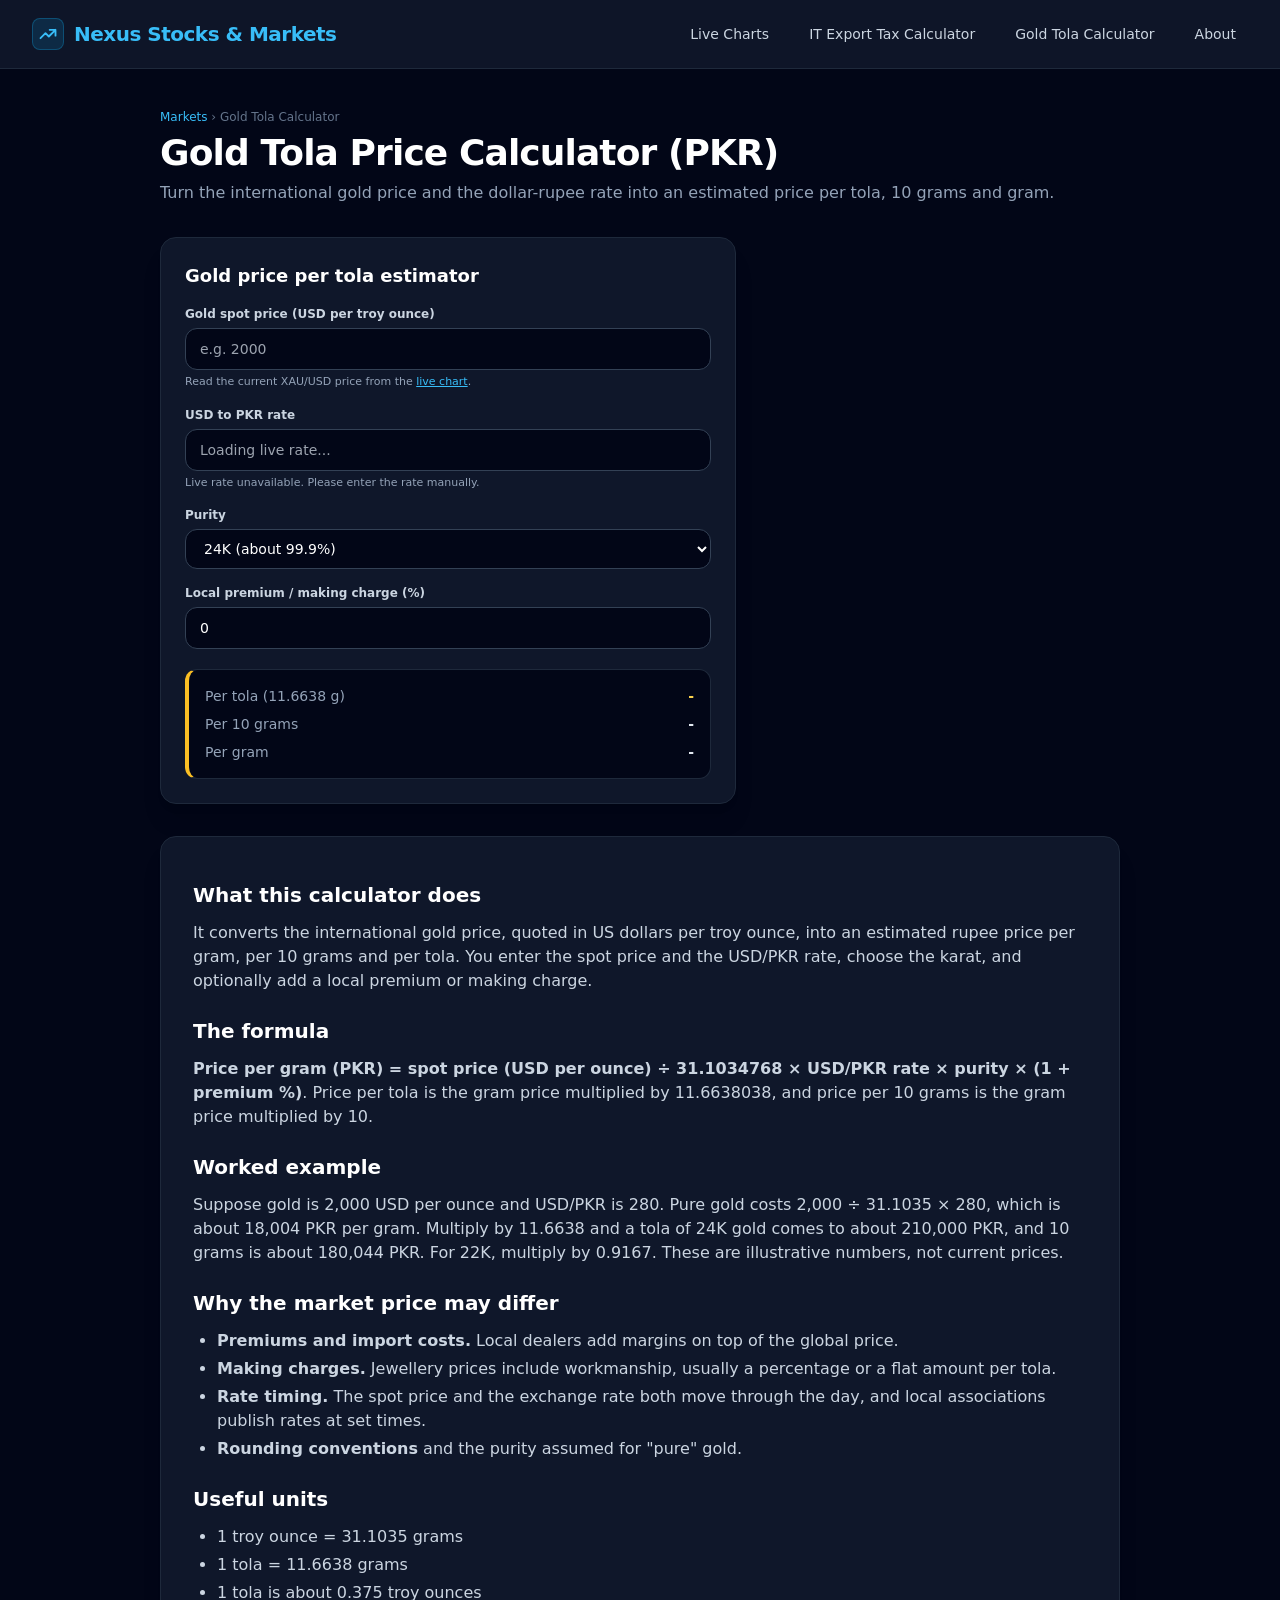
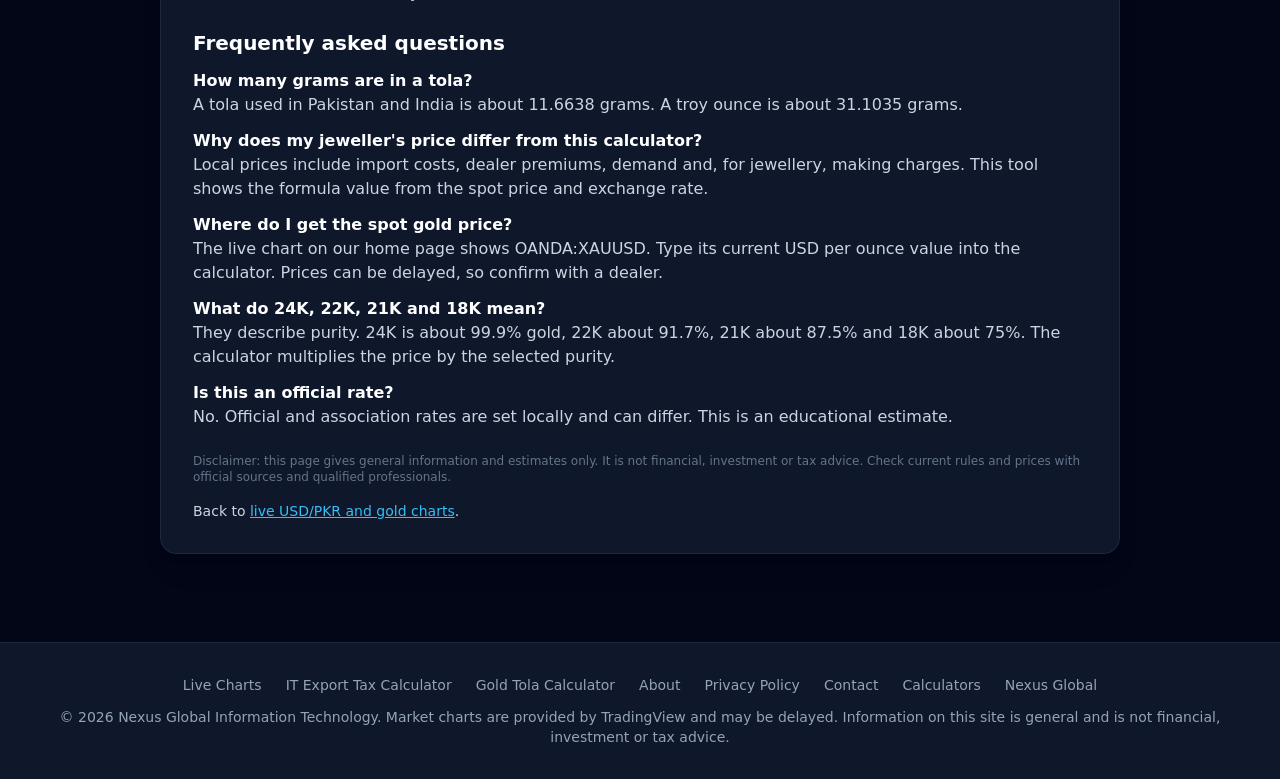
<file: gold-tola-price-calculator/index.html>
<!DOCTYPE html>
<html lang="en">
<head>
<meta charset="UTF-8">
<meta name="viewport" content="width=device-width, initial-scale=1.0">
<title>Gold Tola Price Calculator Pakistan - Per Tola, 10 Gram &amp; Gram | Nexus Stocks</title>
<meta name="description" content="Estimate the gold price per tola, 10 grams and gram in PKR from the international spot price and USD/PKR rate. 24K, 22K, 21K and 18K.">
<link rel="canonical" href="https://stocks.nexusglobalit.org/gold-tola-price-calculator/">
<link rel="icon" href="/favicon.ico" type="image/x-icon">
<link rel="apple-touch-icon" href="/apple-touch-icon.png">
<meta property="og:type" content="website"><meta property="og:site_name" content="Nexus Stocks &amp; Markets"><meta property="og:title" content="Gold Tola Price Calculator Pakistan - Per Tola, 10 Gram &amp; Gram | Nexus Stocks"><meta property="og:description" content="Estimate the gold price per tola, 10 grams and gram in PKR from the international spot price and USD/PKR rate. 24K, 22K, 21K and 18K."><meta property="og:url" content="https://stocks.nexusglobalit.org/gold-tola-price-calculator/"><meta name="twitter:card" content="summary">
<link rel="preconnect" href="https://fonts.googleapis.com"><link rel="preconnect" href="https://fonts.gstatic.com" crossorigin>
<link href="https://fonts.googleapis.com/css2?family=Inter:wght@400;500;600;700;800&display=swap" rel="stylesheet">
<link rel="stylesheet" href="/style.css">
<script type="application/ld+json">[{"@context": "https://schema.org", "@type": "WebApplication", "name": "Gold Tola Price Calculator (PKR)", "url": "https://stocks.nexusglobalit.org/gold-tola-price-calculator/", "description": "Estimate the gold price per tola, 10 grams and gram in PKR from the international spot price and USD/PKR rate. 24K, 22K, 21K and 18K.", "applicationCategory": "FinanceApplication", "operatingSystem": "Any (web browser)", "browserRequirements": "Requires JavaScript", "offers": {"@type": "Offer", "price": "0", "priceCurrency": "USD"}, "publisher": {"@type": "Organization", "name": "Nexus Global Information Technology", "url": "https://www.nexusglobalit.org/"}}, {"@context": "https://schema.org", "@type": "BreadcrumbList", "itemListElement": [{"@type": "ListItem", "position": 1, "name": "Markets", "item": "https://stocks.nexusglobalit.org/"}, {"@type": "ListItem", "position": 2, "name": "Gold Tola Calculator", "item": "https://stocks.nexusglobalit.org/gold-tola-price-calculator/"}]}, {"@context": "https://schema.org", "@type": "FAQPage", "mainEntity": [{"@type": "Question", "name": "How many grams are in a tola?", "acceptedAnswer": {"@type": "Answer", "text": "A tola used in Pakistan and India is about 11.6638 grams. A troy ounce is about 31.1035 grams."}}, {"@type": "Question", "name": "Why does my jeweller's price differ from this calculator?", "acceptedAnswer": {"@type": "Answer", "text": "Local prices include import costs, dealer premiums, demand and, for jewellery, making charges. This tool shows the formula value from the spot price and exchange rate."}}, {"@type": "Question", "name": "Where do I get the spot gold price?", "acceptedAnswer": {"@type": "Answer", "text": "The live chart on our home page shows OANDA:XAUUSD. Type its current USD per ounce value into the calculator. Prices can be delayed, so confirm with a dealer."}}, {"@type": "Question", "name": "What do 24K, 22K, 21K and 18K mean?", "acceptedAnswer": {"@type": "Answer", "text": "They describe purity. 24K is about 99.9% gold, 22K about 91.7%, 21K about 87.5% and 18K about 75%. The calculator multiplies the price by the selected purity."}}, {"@type": "Question", "name": "Is this an official rate?", "acceptedAnswer": {"@type": "Answer", "text": "No. Official and association rates are set locally and can differ. This is an educational estimate."}}]}]</script>
</head>
<body class="bg-slate-950 text-slate-100 font-sans antialiased selection:bg-sky-500 selection:text-slate-950">
<header class="sticky top-0 z-50 bg-slate-900/95 backdrop-blur-md border-b border-slate-800"><div class="max-w-7xl mx-auto px-4 sm:px-6 lg:px-8 py-4 flex flex-wrap items-center justify-between gap-4">
<a href="/" class="flex items-center gap-2.5 text-xl font-extrabold tracking-tight text-sky-400 hover:text-sky-300 transition"><span class="inline-flex items-center justify-center w-8 h-8 rounded-lg bg-sky-500/15 border border-sky-500/30 text-sky-400"><svg class="w-5 h-5" fill="none" stroke="currentColor" stroke-width="2.2" viewBox="0 0 24 24"><path stroke-linecap="round" stroke-linejoin="round" d="M3 17l6-6 4 4 8-8M14 7h7v7"/></svg></span><span>Nexus Stocks &amp; Markets</span></a>
<nav aria-label="Primary" class="flex flex-wrap items-center gap-1 sm:gap-4 text-sm font-medium">
<a href="/" class="px-3 py-2 rounded-lg text-slate-300 hover:text-sky-400 hover:bg-slate-800/60">Live Charts</a>
<a href="/freelancer-export-tax-calculator/" class="px-3 py-2 rounded-lg text-slate-300 hover:text-sky-400 hover:bg-slate-800/60">IT Export Tax Calculator</a>
<a href="/gold-tola-price-calculator/" class="px-3 py-2 rounded-lg text-slate-300 hover:text-sky-400 hover:bg-slate-800/60">Gold Tola Calculator</a>
<a href="/about/" class="px-3 py-2 rounded-lg text-slate-300 hover:text-sky-400 hover:bg-slate-800/60">About</a></nav></div></header>
<main class="max-w-5xl mx-auto px-4 sm:px-6 lg:px-8 py-8 sm:py-10 space-y-8">
<section class="space-y-2"><nav class="text-xs text-slate-500" aria-label="Breadcrumb"><a class="text-sky-400" href="/">Markets</a> &rsaquo; <span>Gold Tola Calculator</span></nav>
<h1 class="text-2xl sm:text-4xl font-extrabold text-white tracking-tight">Gold Tola Price Calculator (PKR)</h1><p class="text-slate-400 text-sm sm:text-base">Turn the international gold price and the dollar-rupee rate into an estimated price per tola, 10 grams and gram.</p></section>
<section class="bg-slate-900 border border-slate-800 rounded-2xl p-5 sm:p-6 shadow-xl max-w-xl"><h2 class="text-lg font-bold text-white mb-4">Gold price per tola estimator</h2><div class="space-y-4">
<div><label for="gSpot" class="block text-xs font-semibold text-slate-300 mb-1.5">Gold spot price (USD per troy ounce)</label><input type="number" id="gSpot" min="0" step="any" placeholder="e.g. 2000" class="w-full px-3.5 py-2.5 rounded-xl bg-slate-950 border border-slate-700 text-white text-sm focus:outline-none focus:border-sky-400 focus:ring-1 focus:ring-sky-400 transition"><p class="text-[11px] text-slate-400 mt-1">Read the current XAU/USD price from the <a class="text-sky-400 underline hover:text-sky-300" href="/">live chart</a>.</p></div>
<div><label for="gRate" class="block text-xs font-semibold text-slate-300 mb-1.5">USD to PKR rate</label><input type="number" id="gRate" min="0" step="0.01" placeholder="Loading live rate..." class="w-full px-3.5 py-2.5 rounded-xl bg-slate-950 border border-slate-700 text-white text-sm focus:outline-none focus:border-sky-400 focus:ring-1 focus:ring-sky-400 transition"><p id="gNote" class="text-[11px] text-slate-400 mt-1"></p></div>
<div><label for="gPurity" class="block text-xs font-semibold text-slate-300 mb-1.5">Purity</label><select id="gPurity" class="w-full px-3.5 py-2.5 rounded-xl bg-slate-950 border border-slate-700 text-white text-sm focus:outline-none focus:border-sky-400 focus:ring-1 focus:ring-sky-400 transition"><option value="1">24K (about 99.9%)</option><option value="0.9167">22K (91.7%)</option><option value="0.875">21K (87.5%)</option><option value="0.75">18K (75%)</option></select></div>
<div><label for="gPrem" class="block text-xs font-semibold text-slate-300 mb-1.5">Local premium / making charge (%)</label><input type="number" id="gPrem" min="0" max="100" step="0.1" value="0" class="w-full px-3.5 py-2.5 rounded-xl bg-slate-950 border border-slate-700 text-white text-sm focus:outline-none focus:border-sky-400 focus:ring-1 focus:ring-sky-400 transition"></div></div>
<div class="mt-5 p-4 rounded-xl bg-slate-950 border border-slate-800 border-l-4 border-l-amber-400 space-y-2" aria-live="polite">
<div class="flex justify-between text-sm"><span class="text-slate-400">Per tola (11.6638 g)</span><strong id="gTola" class="text-amber-300">-</strong></div>
<div class="flex justify-between text-sm"><span class="text-slate-400">Per 10 grams</span><strong id="g10" class="text-slate-200">-</strong></div>
<div class="flex justify-between text-sm"><span class="text-slate-400">Per gram</span><strong id="g1" class="text-slate-200">-</strong></div></div></section>
<article class="bg-slate-900 border border-slate-800 rounded-2xl p-6 sm:p-8 shadow-xl space-y-3 text-slate-300 text-sm sm:text-base leading-relaxed">
<h2 class="text-xl font-bold text-white pt-3">What this calculator does</h2><p>It converts the international gold price, quoted in US dollars per troy ounce, into an estimated rupee price per gram, per 10 grams and per tola. You enter the spot price and the USD/PKR rate, choose the karat, and optionally add a local premium or making charge.</p>
<h2 class="text-xl font-bold text-white pt-3">The formula</h2><p><strong>Price per gram (PKR) = spot price (USD per ounce) &divide; 31.1034768 &times; USD/PKR rate &times; purity &times; (1 + premium %)</strong>. Price per tola is the gram price multiplied by 11.6638038, and price per 10 grams is the gram price multiplied by 10.</p>
<h2 class="text-xl font-bold text-white pt-3">Worked example</h2><p>Suppose gold is 2,000 USD per ounce and USD/PKR is 280. Pure gold costs 2,000 &divide; 31.1035 &times; 280, which is about 18,004 PKR per gram. Multiply by 11.6638 and a tola of 24K gold comes to about 210,000 PKR, and 10 grams is about 180,044 PKR. For 22K, multiply by 0.9167. These are illustrative numbers, not current prices.</p>
<h2 class="text-xl font-bold text-white pt-3">Why the market price may differ</h2><ul class="list-disc pl-6 space-y-1"><li><strong>Premiums and import costs.</strong> Local dealers add margins on top of the global price.</li><li><strong>Making charges.</strong> Jewellery prices include workmanship, usually a percentage or a flat amount per tola.</li><li><strong>Rate timing.</strong> The spot price and the exchange rate both move through the day, and local associations publish rates at set times.</li><li><strong>Rounding conventions</strong> and the purity assumed for "pure" gold.</li></ul>
<h2 class="text-xl font-bold text-white pt-3">Useful units</h2><ul class="list-disc pl-6 space-y-1"><li>1 troy ounce = 31.1035 grams</li><li>1 tola = 11.6638 grams</li><li>1 tola is about 0.375 troy ounces</li></ul>
<h2 class="text-xl font-bold text-white pt-3">Frequently asked questions</h2><div><h3 class="font-semibold text-white mt-3">How many grams are in a tola?</h3><p>A tola used in Pakistan and India is about 11.6638 grams. A troy ounce is about 31.1035 grams.</p></div><div><h3 class="font-semibold text-white mt-3">Why does my jeweller's price differ from this calculator?</h3><p>Local prices include import costs, dealer premiums, demand and, for jewellery, making charges. This tool shows the formula value from the spot price and exchange rate.</p></div><div><h3 class="font-semibold text-white mt-3">Where do I get the spot gold price?</h3><p>The live chart on our home page shows OANDA:XAUUSD. Type its current USD per ounce value into the calculator. Prices can be delayed, so confirm with a dealer.</p></div><div><h3 class="font-semibold text-white mt-3">What do 24K, 22K, 21K and 18K mean?</h3><p>They describe purity. 24K is about 99.9% gold, 22K about 91.7%, 21K about 87.5% and 18K about 75%. The calculator multiplies the price by the selected purity.</p></div><div><h3 class="font-semibold text-white mt-3">Is this an official rate?</h3><p>No. Official and association rates are set locally and can differ. This is an educational estimate.</p></div>
<p class="text-xs text-slate-500 pt-3">Disclaimer: this page gives general information and estimates only. It is not financial, investment or tax advice. Check current rules and prices with official sources and qualified professionals.</p>
<p class="text-sm pt-1">Back to <a class="text-sky-400 underline hover:text-sky-300" href="/">live USD/PKR and gold charts</a>.</p></article></main>
<footer class="bg-slate-900 border-t border-slate-800 mt-12"><div class="max-w-7xl mx-auto px-4 sm:px-6 lg:px-8 py-8 space-y-3 text-sm text-slate-400 text-center">
<nav aria-label="Footer" class="flex flex-wrap justify-center gap-x-6 gap-y-2"><a class="hover:text-sky-400" href="/">Live Charts</a><a class="hover:text-sky-400" href="/freelancer-export-tax-calculator/">IT Export Tax Calculator</a><a class="hover:text-sky-400" href="/gold-tola-price-calculator/">Gold Tola Calculator</a><a class="hover:text-sky-400" href="/about/">About</a><a class="hover:text-sky-400" href="/privacy-policy/">Privacy Policy</a><a class="hover:text-sky-400" href="/contact/">Contact</a><a class="hover:text-sky-400" href="https://calc.nexusglobalit.org/">Calculators</a><a class="hover:text-sky-400" href="https://www.nexusglobalit.org/">Nexus Global</a></nav>
<p>&copy; 2026 Nexus Global Information Technology. Market charts are provided by TradingView and may be delayed. Information on this site is general and is not financial, investment or tax advice.</p></div></footer>
<script>
const OZ=31.1034768,TOLA=11.6638038;
function fmt(v){return 'PKR '+Math.round(v).toLocaleString('en-US');}
function calcGold(){const s=parseFloat(document.getElementById('gSpot').value)||0,r=parseFloat(document.getElementById('gRate').value)||0,p=parseFloat(document.getElementById('gPurity').value)||1,m=Math.max(0,parseFloat(document.getElementById('gPrem').value)||0);
if(!(s>0&&r>0)){['gTola','g10','g1'].forEach(i=>document.getElementById(i).textContent='-');return;}
const gram=s/OZ*r*p*(1+m/100);document.getElementById('g1').textContent=fmt(gram);document.getElementById('g10').textContent=fmt(gram*10);document.getElementById('gTola').textContent=fmt(gram*TOLA);}
async function liveRate(){const n=document.getElementById('gNote');try{const r=await fetch('https://open.er-api.com/v6/latest/USD');const d=await r.json();if(!d.rates||!d.rates.PKR)throw 0;
const el=document.getElementById('gRate');if(!el.value){el.value=d.rates.PKR.toFixed(2);}n.textContent='Live USD/PKR from open.er-api.com (indicative). You can overwrite it.';calcGold();}catch(e){n.textContent='Live rate unavailable. Please enter the rate manually.';}}
['gSpot','gRate','gPurity','gPrem'].forEach(id=>{const e=document.getElementById(id);e.addEventListener('input',calcGold);e.addEventListener('change',calcGold);});liveRate();
</script>
</body></html>
</file>
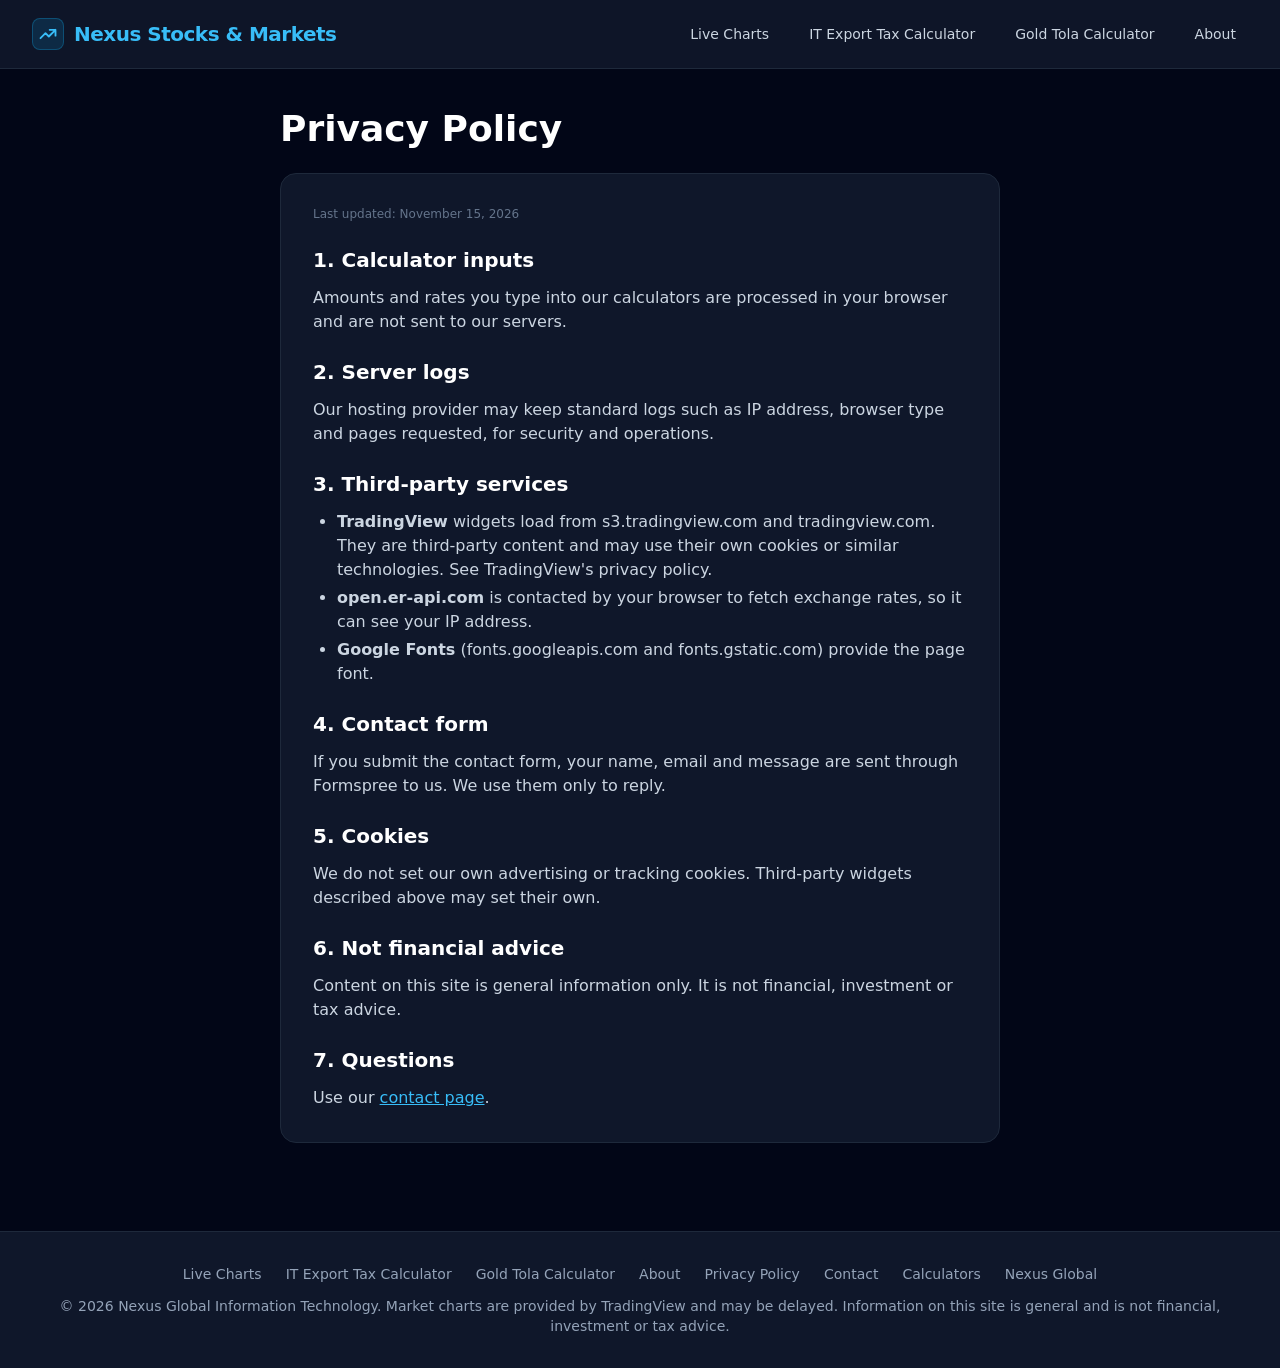
<file: privacy-policy/index.html>
<!DOCTYPE html>
<html lang="en">
<head>
<meta charset="UTF-8">
<meta name="viewport" content="width=device-width, initial-scale=1.0">
<title>Privacy Policy | Nexus Stocks</title>
<meta name="description" content="Nexus Stocks &amp; Markets privacy policy: what data the site and its third-party widgets use.">
<link rel="canonical" href="https://stocks.nexusglobalit.org/privacy-policy/">
<link rel="icon" href="/favicon.ico" type="image/x-icon">
<link rel="apple-touch-icon" href="/apple-touch-icon.png">
<meta property="og:type" content="website"><meta property="og:site_name" content="Nexus Stocks &amp; Markets"><meta property="og:title" content="Privacy Policy | Nexus Stocks"><meta property="og:description" content="Nexus Stocks &amp; Markets privacy policy: what data the site and its third-party widgets use."><meta property="og:url" content="https://stocks.nexusglobalit.org/privacy-policy/"><meta name="twitter:card" content="summary">
<link rel="preconnect" href="https://fonts.googleapis.com"><link rel="preconnect" href="https://fonts.gstatic.com" crossorigin>
<link href="https://fonts.googleapis.com/css2?family=Inter:wght@400;500;600;700;800&display=swap" rel="stylesheet">
<link rel="stylesheet" href="/style.css">
<script type="application/ld+json">[{"@context": "https://schema.org", "@type": "WebPage", "name": "Privacy Policy", "url": "https://stocks.nexusglobalit.org/privacy-policy/"}]</script>
</head>
<body class="bg-slate-950 text-slate-100 font-sans antialiased selection:bg-sky-500 selection:text-slate-950">
<header class="sticky top-0 z-50 bg-slate-900/95 backdrop-blur-md border-b border-slate-800"><div class="max-w-7xl mx-auto px-4 sm:px-6 lg:px-8 py-4 flex flex-wrap items-center justify-between gap-4">
<a href="/" class="flex items-center gap-2.5 text-xl font-extrabold tracking-tight text-sky-400 hover:text-sky-300 transition"><span class="inline-flex items-center justify-center w-8 h-8 rounded-lg bg-sky-500/15 border border-sky-500/30 text-sky-400"><svg class="w-5 h-5" fill="none" stroke="currentColor" stroke-width="2.2" viewBox="0 0 24 24"><path stroke-linecap="round" stroke-linejoin="round" d="M3 17l6-6 4 4 8-8M14 7h7v7"/></svg></span><span>Nexus Stocks &amp; Markets</span></a>
<nav aria-label="Primary" class="flex flex-wrap items-center gap-1 sm:gap-4 text-sm font-medium">
<a href="/" class="px-3 py-2 rounded-lg text-slate-300 hover:text-sky-400 hover:bg-slate-800/60">Live Charts</a>
<a href="/freelancer-export-tax-calculator/" class="px-3 py-2 rounded-lg text-slate-300 hover:text-sky-400 hover:bg-slate-800/60">IT Export Tax Calculator</a>
<a href="/gold-tola-price-calculator/" class="px-3 py-2 rounded-lg text-slate-300 hover:text-sky-400 hover:bg-slate-800/60">Gold Tola Calculator</a>
<a href="/about/" class="px-3 py-2 rounded-lg text-slate-300 hover:text-sky-400 hover:bg-slate-800/60">About</a></nav></div></header>
<main class="max-w-3xl mx-auto px-4 sm:px-6 py-10"><h1 class="text-2xl sm:text-4xl font-extrabold text-white mb-6">Privacy Policy</h1><div class="bg-slate-900 border border-slate-800 rounded-2xl p-6 sm:p-8 space-y-3 text-sm sm:text-base text-slate-300 leading-relaxed"><p class="text-xs text-slate-500">Last updated: November 15, 2026</p>
<h2 class="text-xl font-bold text-white pt-3">1. Calculator inputs</h2><p>Amounts and rates you type into our calculators are processed in your browser and are not sent to our servers.</p>
<h2 class="text-xl font-bold text-white pt-3">2. Server logs</h2><p>Our hosting provider may keep standard logs such as IP address, browser type and pages requested, for security and operations.</p>
<h2 class="text-xl font-bold text-white pt-3">3. Third-party services</h2><ul class="list-disc pl-6 space-y-1"><li><strong>TradingView</strong> widgets load from s3.tradingview.com and tradingview.com. They are third-party content and may use their own cookies or similar technologies. See TradingView's privacy policy.</li><li><strong>open.er-api.com</strong> is contacted by your browser to fetch exchange rates, so it can see your IP address.</li><li><strong>Google Fonts</strong> (fonts.googleapis.com and fonts.gstatic.com) provide the page font.</li></ul>
<h2 class="text-xl font-bold text-white pt-3">4. Contact form</h2><p>If you submit the contact form, your name, email and message are sent through Formspree to us. We use them only to reply.</p>
<h2 class="text-xl font-bold text-white pt-3">5. Cookies</h2><p>We do not set our own advertising or tracking cookies. Third-party widgets described above may set their own.</p>
<h2 class="text-xl font-bold text-white pt-3">6. Not financial advice</h2><p>Content on this site is general information only. It is not financial, investment or tax advice.</p>
<h2 class="text-xl font-bold text-white pt-3">7. Questions</h2><p>Use our <a class="text-sky-400 underline hover:text-sky-300" href="/contact/">contact page</a>.</p></div></main><footer class="bg-slate-900 border-t border-slate-800 mt-12"><div class="max-w-7xl mx-auto px-4 sm:px-6 lg:px-8 py-8 space-y-3 text-sm text-slate-400 text-center">
<nav aria-label="Footer" class="flex flex-wrap justify-center gap-x-6 gap-y-2"><a class="hover:text-sky-400" href="/">Live Charts</a><a class="hover:text-sky-400" href="/freelancer-export-tax-calculator/">IT Export Tax Calculator</a><a class="hover:text-sky-400" href="/gold-tola-price-calculator/">Gold Tola Calculator</a><a class="hover:text-sky-400" href="/about/">About</a><a class="hover:text-sky-400" href="/privacy-policy/">Privacy Policy</a><a class="hover:text-sky-400" href="/contact/">Contact</a><a class="hover:text-sky-400" href="https://calc.nexusglobalit.org/">Calculators</a><a class="hover:text-sky-400" href="https://www.nexusglobalit.org/">Nexus Global</a></nav>
<p>&copy; 2026 Nexus Global Information Technology. Market charts are provided by TradingView and may be delayed. Information on this site is general and is not financial, investment or tax advice.</p></div></footer></body></html>
</file>
<file: style.css>
*,:after,:before{--tw-border-spacing-x:0;--tw-border-spacing-y:0;--tw-translate-x:0;--tw-translate-y:0;--tw-rotate:0;--tw-skew-x:0;--tw-skew-y:0;--tw-scale-x:1;--tw-scale-y:1;--tw-pan-x: ;--tw-pan-y: ;--tw-pinch-zoom: ;--tw-scroll-snap-strictness:proximity;--tw-gradient-from-position: ;--tw-gradient-via-position: ;--tw-gradient-to-position: ;--tw-ordinal: ;--tw-slashed-zero: ;--tw-numeric-figure: ;--tw-numeric-spacing: ;--tw-numeric-fraction: ;--tw-ring-inset: ;--tw-ring-offset-width:0px;--tw-ring-offset-color:#fff;--tw-ring-color:rgba(59,130,246,.5);--tw-ring-offset-shadow:0 0 #0000;--tw-ring-shadow:0 0 #0000;--tw-shadow:0 0 #0000;--tw-shadow-colored:0 0 #0000;--tw-blur: ;--tw-brightness: ;--tw-contrast: ;--tw-grayscale: ;--tw-hue-rotate: ;--tw-invert: ;--tw-saturate: ;--tw-sepia: ;--tw-drop-shadow: ;--tw-backdrop-blur: ;--tw-backdrop-brightness: ;--tw-backdrop-contrast: ;--tw-backdrop-grayscale: ;--tw-backdrop-hue-rotate: ;--tw-backdrop-invert: ;--tw-backdrop-opacity: ;--tw-backdrop-saturate: ;--tw-backdrop-sepia: ;--tw-contain-size: ;--tw-contain-layout: ;--tw-contain-paint: ;--tw-contain-style: }::backdrop{--tw-border-spacing-x:0;--tw-border-spacing-y:0;--tw-translate-x:0;--tw-translate-y:0;--tw-rotate:0;--tw-skew-x:0;--tw-skew-y:0;--tw-scale-x:1;--tw-scale-y:1;--tw-pan-x: ;--tw-pan-y: ;--tw-pinch-zoom: ;--tw-scroll-snap-strictness:proximity;--tw-gradient-from-position: ;--tw-gradient-via-position: ;--tw-gradient-to-position: ;--tw-ordinal: ;--tw-slashed-zero: ;--tw-numeric-figure: ;--tw-numeric-spacing: ;--tw-numeric-fraction: ;--tw-ring-inset: ;--tw-ring-offset-width:0px;--tw-ring-offset-color:#fff;--tw-ring-color:rgba(59,130,246,.5);--tw-ring-offset-shadow:0 0 #0000;--tw-ring-shadow:0 0 #0000;--tw-shadow:0 0 #0000;--tw-shadow-colored:0 0 #0000;--tw-blur: ;--tw-brightness: ;--tw-contrast: ;--tw-grayscale: ;--tw-hue-rotate: ;--tw-invert: ;--tw-saturate: ;--tw-sepia: ;--tw-drop-shadow: ;--tw-backdrop-blur: ;--tw-backdrop-brightness: ;--tw-backdrop-contrast: ;--tw-backdrop-grayscale: ;--tw-backdrop-hue-rotate: ;--tw-backdrop-invert: ;--tw-backdrop-opacity: ;--tw-backdrop-saturate: ;--tw-backdrop-sepia: ;--tw-contain-size: ;--tw-contain-layout: ;--tw-contain-paint: ;--tw-contain-style: }/*! tailwindcss v3.4.17 | MIT License | https://tailwindcss.com*/*,:after,:before{box-sizing:border-box;border:0 solid #e5e7eb}:after,:before{--tw-content:""}:host,html{line-height:1.5;-webkit-text-size-adjust:100%;-moz-tab-size:4;-o-tab-size:4;tab-size:4;font-family:ui-sans-serif,system-ui,sans-serif,Apple Color Emoji,Segoe UI Emoji,Segoe UI Symbol,Noto Color Emoji;font-feature-settings:normal;font-variation-settings:normal;-webkit-tap-highlight-color:transparent}body{margin:0;line-height:inherit}hr{height:0;color:inherit;border-top-width:1px}abbr:where([title]){-webkit-text-decoration:underline dotted;text-decoration:underline dotted}h1,h2,h3,h4,h5,h6{font-size:inherit;font-weight:inherit}a{color:inherit;text-decoration:inherit}b,strong{font-weight:bolder}code,kbd,pre,samp{font-family:ui-monospace,SFMono-Regular,Menlo,Monaco,Consolas,Liberation Mono,Courier New,monospace;font-feature-settings:normal;font-variation-settings:normal;font-size:1em}small{font-size:80%}sub,sup{font-size:75%;line-height:0;position:relative;vertical-align:baseline}sub{bottom:-.25em}sup{top:-.5em}table{text-indent:0;border-color:inherit;border-collapse:collapse}button,input,optgroup,select,textarea{font-family:inherit;font-feature-settings:inherit;font-variation-settings:inherit;font-size:100%;font-weight:inherit;line-height:inherit;letter-spacing:inherit;color:inherit;margin:0;padding:0}button,select{text-transform:none}button,input:where([type=button]),input:where([type=reset]),input:where([type=submit]){-webkit-appearance:button;background-color:transparent;background-image:none}:-moz-focusring{outline:auto}:-moz-ui-invalid{box-shadow:none}progress{vertical-align:baseline}::-webkit-inner-spin-button,::-webkit-outer-spin-button{height:auto}[type=search]{-webkit-appearance:textfield;outline-offset:-2px}::-webkit-search-decoration{-webkit-appearance:none}::-webkit-file-upload-button{-webkit-appearance:button;font:inherit}summary{display:list-item}blockquote,dd,dl,figure,h1,h2,h3,h4,h5,h6,hr,p,pre{margin:0}fieldset{margin:0}fieldset,legend{padding:0}menu,ol,ul{list-style:none;margin:0;padding:0}dialog{padding:0}textarea{resize:vertical}input::-moz-placeholder,textarea::-moz-placeholder{opacity:1;color:#9ca3af}input::placeholder,textarea::placeholder{opacity:1;color:#9ca3af}[role=button],button{cursor:pointer}:disabled{cursor:default}audio,canvas,embed,iframe,img,object,svg,video{display:block;vertical-align:middle}img,video{max-width:100%;height:auto}[hidden]:where(:not([hidden=until-found])){display:none}.sticky{position:sticky}.top-0{top:0}.z-50{z-index:50}.mx-auto{margin-left:auto;margin-right:auto}.mb-1{margin-bottom:.25rem}.mb-1\.5{margin-bottom:.375rem}.mb-2{margin-bottom:.5rem}.mb-3{margin-bottom:.75rem}.mb-4{margin-bottom:1rem}.mb-5{margin-bottom:1.25rem}.mb-6{margin-bottom:1.5rem}.ml-2{margin-left:.5rem}.mt-1{margin-top:.25rem}.mt-1\.5{margin-top:.375rem}.mt-12{margin-top:3rem}.mt-3{margin-top:.75rem}.mt-5{margin-top:1.25rem}.block{display:block}.inline-block{display:inline-block}.flex{display:flex}.inline-flex{display:inline-flex}.grid{display:grid}.h-2{height:.5rem}.h-5{height:1.25rem}.h-8{height:2rem}.h-\[430px\]{height:430px}.w-2{width:.5rem}.w-5{width:1.25rem}.w-8{width:2rem}.w-full{width:100%}.max-w-3xl{max-width:48rem}.max-w-5xl{max-width:64rem}.max-w-7xl{max-width:80rem}.max-w-xl{max-width:36rem}.shrink-0{flex-shrink:0}@keyframes pulse{50%{opacity:.5}}.animate-pulse{animation:pulse 2s cubic-bezier(.4,0,.6,1) infinite}.cursor-pointer{cursor:pointer}.list-decimal{list-style-type:decimal}.list-disc{list-style-type:disc}.grid-cols-1{grid-template-columns:repeat(1,minmax(0,1fr))}.flex-col{flex-direction:column}.flex-wrap{flex-wrap:wrap}.items-center{align-items:center}.items-stretch{align-items:stretch}.justify-center{justify-content:center}.justify-between{justify-content:space-between}.gap-1{gap:.25rem}.gap-2{gap:.5rem}.gap-2\.5{gap:.625rem}.gap-4{gap:1rem}.gap-6{gap:1.5rem}.gap-x-6{-moz-column-gap:1.5rem;column-gap:1.5rem}.gap-y-2{row-gap:.5rem}.space-y-1>:not([hidden])~:not([hidden]){--tw-space-y-reverse:0;margin-top:calc(.25rem*(1 - var(--tw-space-y-reverse)));margin-bottom:calc(.25rem*var(--tw-space-y-reverse))}.space-y-2>:not([hidden])~:not([hidden]){--tw-space-y-reverse:0;margin-top:calc(.5rem*(1 - var(--tw-space-y-reverse)));margin-bottom:calc(.5rem*var(--tw-space-y-reverse))}.space-y-3>:not([hidden])~:not([hidden]){--tw-space-y-reverse:0;margin-top:calc(.75rem*(1 - var(--tw-space-y-reverse)));margin-bottom:calc(.75rem*var(--tw-space-y-reverse))}.space-y-4>:not([hidden])~:not([hidden]){--tw-space-y-reverse:0;margin-top:calc(1rem*(1 - var(--tw-space-y-reverse)));margin-bottom:calc(1rem*var(--tw-space-y-reverse))}.space-y-8>:not([hidden])~:not([hidden]){--tw-space-y-reverse:0;margin-top:calc(2rem*(1 - var(--tw-space-y-reverse)));margin-bottom:calc(2rem*var(--tw-space-y-reverse))}.overflow-hidden{overflow:hidden}.rounded-2xl{border-radius:1rem}.rounded-full{border-radius:9999px}.rounded-lg{border-radius:.5rem}.rounded-md{border-radius:.375rem}.rounded-xl{border-radius:.75rem}.border{border-width:1px}.border-b{border-bottom-width:1px}.border-l-4{border-left-width:4px}.border-t{border-top-width:1px}.border-emerald-500\/30{border-color:rgba(16,185,129,.3)}.border-sky-500\/20{border-color:rgba(14,165,233,.2)}.border-sky-500\/30{border-color:rgba(14,165,233,.3)}.border-slate-700{--tw-border-opacity:1;border-color:rgb(51 65 85/var(--tw-border-opacity,1))}.border-slate-800{--tw-border-opacity:1;border-color:rgb(30 41 59/var(--tw-border-opacity,1))}.border-slate-800\/80{border-color:rgba(30,41,59,.8)}.border-l-amber-400{--tw-border-opacity:1;border-left-color:rgb(251 191 36/var(--tw-border-opacity,1))}.border-l-sky-400{--tw-border-opacity:1;border-left-color:rgb(56 189 248/var(--tw-border-opacity,1))}.bg-emerald-400{--tw-bg-opacity:1;background-color:rgb(52 211 153/var(--tw-bg-opacity,1))}.bg-emerald-500\/10{background-color:rgba(16,185,129,.1)}.bg-sky-400{--tw-bg-opacity:1;background-color:rgb(56 189 248/var(--tw-bg-opacity,1))}.bg-sky-500\/10{background-color:rgba(14,165,233,.1)}.bg-sky-500\/15{background-color:rgba(14,165,233,.15)}.bg-slate-900{--tw-bg-opacity:1;background-color:rgb(15 23 42/var(--tw-bg-opacity,1))}.bg-slate-900\/95{background-color:rgba(15,23,42,.95)}.bg-slate-950{--tw-bg-opacity:1;background-color:rgb(2 6 23/var(--tw-bg-opacity,1))}.p-2{padding:.5rem}.p-3{padding:.75rem}.p-4{padding:1rem}.p-5{padding:1.25rem}.p-6{padding:1.5rem}.px-2{padding-left:.5rem;padding-right:.5rem}.px-2\.5{padding-left:.625rem;padding-right:.625rem}.px-3{padding-left:.75rem;padding-right:.75rem}.px-3\.5{padding-left:.875rem;padding-right:.875rem}.px-4{padding-left:1rem;padding-right:1rem}.py-1{padding-top:.25rem;padding-bottom:.25rem}.py-10{padding-top:2.5rem;padding-bottom:2.5rem}.py-2{padding-top:.5rem;padding-bottom:.5rem}.py-2\.5{padding-top:.625rem;padding-bottom:.625rem}.py-3{padding-top:.75rem;padding-bottom:.75rem}.py-4{padding-top:1rem;padding-bottom:1rem}.py-8{padding-top:2rem;padding-bottom:2rem}.pb-3{padding-bottom:.75rem}.pb-4{padding-bottom:1rem}.pl-6{padding-left:1.5rem}.pt-1{padding-top:.25rem}.pt-2{padding-top:.5rem}.pt-3{padding-top:.75rem}.pt-4{padding-top:1rem}.text-center{text-align:center}.font-sans{font-family:ui-sans-serif,system-ui,sans-serif,Apple Color Emoji,Segoe UI Emoji,Segoe UI Symbol,Noto Color Emoji}.text-2xl{font-size:1.5rem;line-height:2rem}.text-\[11px\]{font-size:11px}.text-base{font-size:1rem;line-height:1.5rem}.text-lg{font-size:1.125rem;line-height:1.75rem}.text-sm{font-size:.875rem;line-height:1.25rem}.text-xl{font-size:1.25rem;line-height:1.75rem}.text-xs{font-size:.75rem;line-height:1rem}.font-bold{font-weight:700}.font-extrabold{font-weight:800}.font-medium{font-weight:500}.font-semibold{font-weight:600}.uppercase{text-transform:uppercase}.leading-relaxed{line-height:1.625}.leading-tight{line-height:1.25}.tracking-tight{letter-spacing:-.025em}.tracking-wide{letter-spacing:.025em}.tracking-wider{letter-spacing:.05em}.text-amber-300{--tw-text-opacity:1;color:rgb(252 211 77/var(--tw-text-opacity,1))}.text-emerald-400{--tw-text-opacity:1;color:rgb(52 211 153/var(--tw-text-opacity,1))}.text-rose-400{--tw-text-opacity:1;color:rgb(251 113 133/var(--tw-text-opacity,1))}.text-sky-400{--tw-text-opacity:1;color:rgb(56 189 248/var(--tw-text-opacity,1))}.text-slate-100{--tw-text-opacity:1;color:rgb(241 245 249/var(--tw-text-opacity,1))}.text-slate-200{--tw-text-opacity:1;color:rgb(226 232 240/var(--tw-text-opacity,1))}.text-slate-300{--tw-text-opacity:1;color:rgb(203 213 225/var(--tw-text-opacity,1))}.text-slate-400{--tw-text-opacity:1;color:rgb(148 163 184/var(--tw-text-opacity,1))}.text-slate-500{--tw-text-opacity:1;color:rgb(100 116 139/var(--tw-text-opacity,1))}.text-slate-950{--tw-text-opacity:1;color:rgb(2 6 23/var(--tw-text-opacity,1))}.text-white{--tw-text-opacity:1;color:rgb(255 255 255/var(--tw-text-opacity,1))}.underline{text-decoration-line:underline}.antialiased{-webkit-font-smoothing:antialiased;-moz-osx-font-smoothing:grayscale}.shadow-lg{--tw-shadow:0 10px 15px -3px rgba(0,0,0,.1),0 4px 6px -4px rgba(0,0,0,.1);--tw-shadow-colored:0 10px 15px -3px var(--tw-shadow-color),0 4px 6px -4px var(--tw-shadow-color)}.shadow-lg,.shadow-xl{box-shadow:var(--tw-ring-offset-shadow,0 0 #0000),var(--tw-ring-shadow,0 0 #0000),var(--tw-shadow)}.shadow-xl{--tw-shadow:0 20px 25px -5px rgba(0,0,0,.1),0 8px 10px -6px rgba(0,0,0,.1);--tw-shadow-colored:0 20px 25px -5px var(--tw-shadow-color),0 8px 10px -6px var(--tw-shadow-color)}.shadow-sky-500\/20{--tw-shadow-color:rgba(14,165,233,.2);--tw-shadow:var(--tw-shadow-colored)}.backdrop-blur-md{--tw-backdrop-blur:blur(12px);-webkit-backdrop-filter:var(--tw-backdrop-blur) var(--tw-backdrop-brightness) var(--tw-backdrop-contrast) var(--tw-backdrop-grayscale) var(--tw-backdrop-hue-rotate) var(--tw-backdrop-invert) var(--tw-backdrop-opacity) var(--tw-backdrop-saturate) var(--tw-backdrop-sepia);backdrop-filter:var(--tw-backdrop-blur) var(--tw-backdrop-brightness) var(--tw-backdrop-contrast) var(--tw-backdrop-grayscale) var(--tw-backdrop-hue-rotate) var(--tw-backdrop-invert) var(--tw-backdrop-opacity) var(--tw-backdrop-saturate) var(--tw-backdrop-sepia)}.transition{transition-property:color,background-color,border-color,text-decoration-color,fill,stroke,opacity,box-shadow,transform,filter,-webkit-backdrop-filter;transition-property:color,background-color,border-color,text-decoration-color,fill,stroke,opacity,box-shadow,transform,filter,backdrop-filter;transition-property:color,background-color,border-color,text-decoration-color,fill,stroke,opacity,box-shadow,transform,filter,backdrop-filter,-webkit-backdrop-filter;transition-timing-function:cubic-bezier(.4,0,.2,1);transition-duration:.15s}body{font-family:Inter,system-ui,sans-serif}.selection\:bg-sky-500 ::-moz-selection{--tw-bg-opacity:1;background-color:rgb(14 165 233/var(--tw-bg-opacity,1))}.selection\:bg-sky-500 ::selection{--tw-bg-opacity:1;background-color:rgb(14 165 233/var(--tw-bg-opacity,1))}.selection\:text-slate-950 ::-moz-selection{--tw-text-opacity:1;color:rgb(2 6 23/var(--tw-text-opacity,1))}.selection\:text-slate-950 ::selection{--tw-text-opacity:1;color:rgb(2 6 23/var(--tw-text-opacity,1))}.selection\:bg-sky-500::-moz-selection{--tw-bg-opacity:1;background-color:rgb(14 165 233/var(--tw-bg-opacity,1))}.selection\:bg-sky-500::selection{--tw-bg-opacity:1;background-color:rgb(14 165 233/var(--tw-bg-opacity,1))}.selection\:text-slate-950::-moz-selection{--tw-text-opacity:1;color:rgb(2 6 23/var(--tw-text-opacity,1))}.selection\:text-slate-950::selection{--tw-text-opacity:1;color:rgb(2 6 23/var(--tw-text-opacity,1))}.hover\:border-sky-500\/50:hover{border-color:rgba(14,165,233,.5)}.hover\:bg-sky-300:hover{--tw-bg-opacity:1;background-color:rgb(125 211 252/var(--tw-bg-opacity,1))}.hover\:bg-slate-800\/60:hover{background-color:rgba(30,41,59,.6)}.hover\:text-sky-300:hover{--tw-text-opacity:1;color:rgb(125 211 252/var(--tw-text-opacity,1))}.hover\:text-sky-400:hover{--tw-text-opacity:1;color:rgb(56 189 248/var(--tw-text-opacity,1))}.focus\:border-sky-400:focus{--tw-border-opacity:1;border-color:rgb(56 189 248/var(--tw-border-opacity,1))}.focus\:outline-none:focus{outline:2px solid transparent;outline-offset:2px}.focus\:ring-1:focus{--tw-ring-offset-shadow:var(--tw-ring-inset) 0 0 0 var(--tw-ring-offset-width) var(--tw-ring-offset-color);--tw-ring-shadow:var(--tw-ring-inset) 0 0 0 calc(1px + var(--tw-ring-offset-width)) var(--tw-ring-color);box-shadow:var(--tw-ring-offset-shadow),var(--tw-ring-shadow),var(--tw-shadow,0 0 #0000)}.focus\:ring-sky-400:focus{--tw-ring-opacity:1;--tw-ring-color:rgb(56 189 248/var(--tw-ring-opacity,1))}@media (min-width:640px){.sm\:h-\[480px\]{height:480px}.sm\:grid-cols-2{grid-template-columns:repeat(2,minmax(0,1fr))}.sm\:gap-4{gap:1rem}.sm\:p-4{padding:1rem}.sm\:p-6{padding:1.5rem}.sm\:p-8{padding:2rem}.sm\:px-6{padding-left:1.5rem;padding-right:1.5rem}.sm\:py-10{padding-top:2.5rem;padding-bottom:2.5rem}.sm\:text-2xl{font-size:1.5rem;line-height:2rem}.sm\:text-4xl{font-size:2.25rem;line-height:2.5rem}.sm\:text-base{font-size:1rem;line-height:1.5rem}.sm\:text-lg{font-size:1.125rem;line-height:1.75rem}.sm\:text-sm{font-size:.875rem;line-height:1.25rem}.sm\:text-xl{font-size:1.25rem;line-height:1.75rem}}@media (min-width:1024px){.lg\:col-span-2{grid-column:span 2/span 2}.lg\:grid-cols-3{grid-template-columns:repeat(3,minmax(0,1fr))}.lg\:px-8{padding-left:2rem;padding-right:2rem}}
</file>
